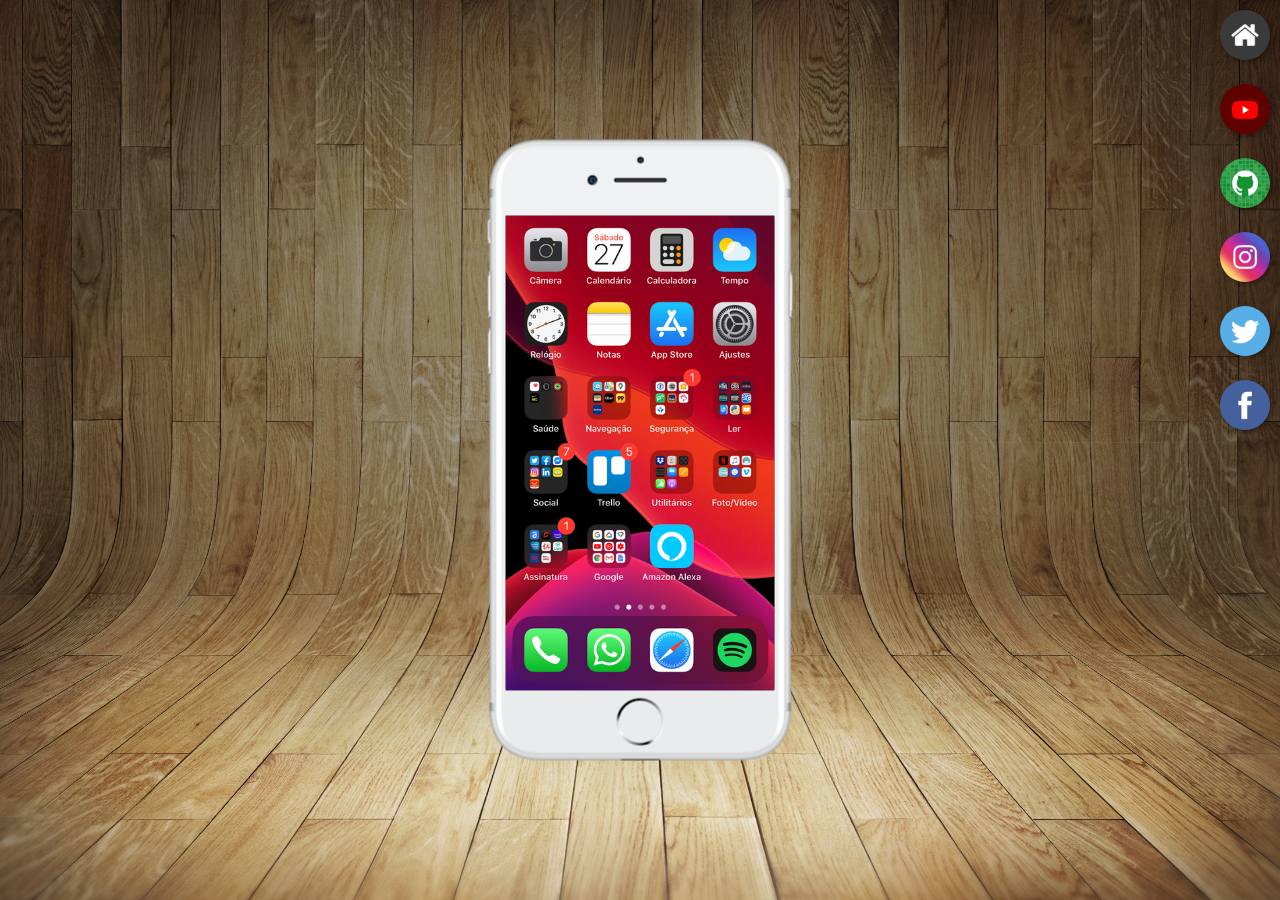
<file: index.html>
<!DOCTYPE html>
<html lang="pt-br">
<head>
    <meta charset="UTF-8">
    <meta http-equiv="X-UA-Compatible" content="IE=edge">
    <meta name="viewport" content="width=device-width, initial-scale=1.0">
    <title>Projetos Redes Sociais</title>
    <link rel="shortcut icon" href="favicon.ico" type="image/x-icon">
    <link rel="stylesheet" href="estilos/style.css">
</head>
<body>
  <main>
    <section id="telefone">
    <iframe src="iframe-home.html" name="tela" id="tela"frameborder="0"></iframe>
    </section>

    <section id="redes">
        <a href="iframe-home.html"target="tela"> <img src="imagens/logo-home.jpg" alt="home"></a>  <br>
        <a href="youtube.html"target="tela"> <img src="imagens/logo-youtube.jpg" alt="youtube"></a> <br>
        <a href="github.html"target="tela"> <img src="imagens/logo-github.jpg" alt="github"></a> <br>
        <a href="instagram.html"target="tela"> <img src="imagens/logo-instagram.jpg" alt="instagram"></a> <br>
        <a href="twitter.html"target="tela"> <img src="imagens/logo-twitter.jpg" alt="tt"></a> <br>
        <a href="facebook.html"target="tela"> <img src="imagens/logo-facebook.jpg" alt="facebook"></a>
    </section>
  </main>



</body>
</html>
</file>
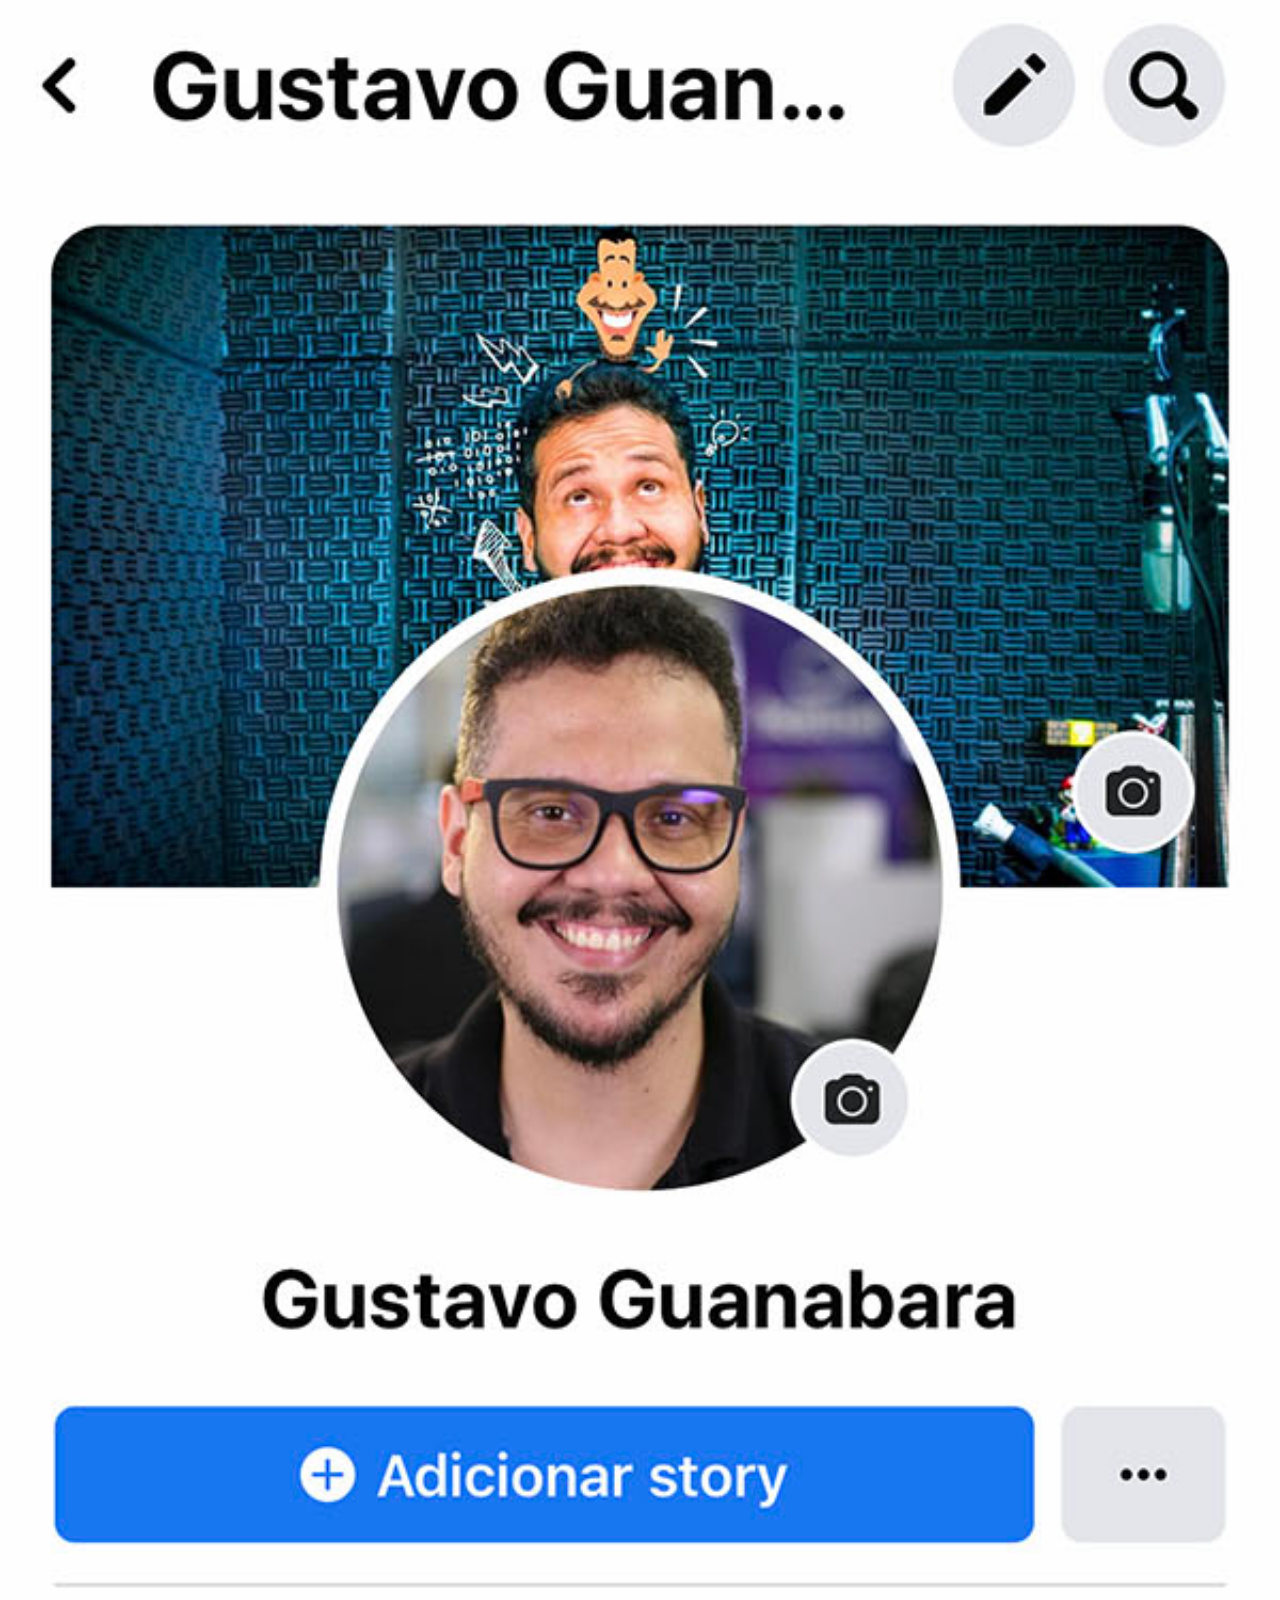
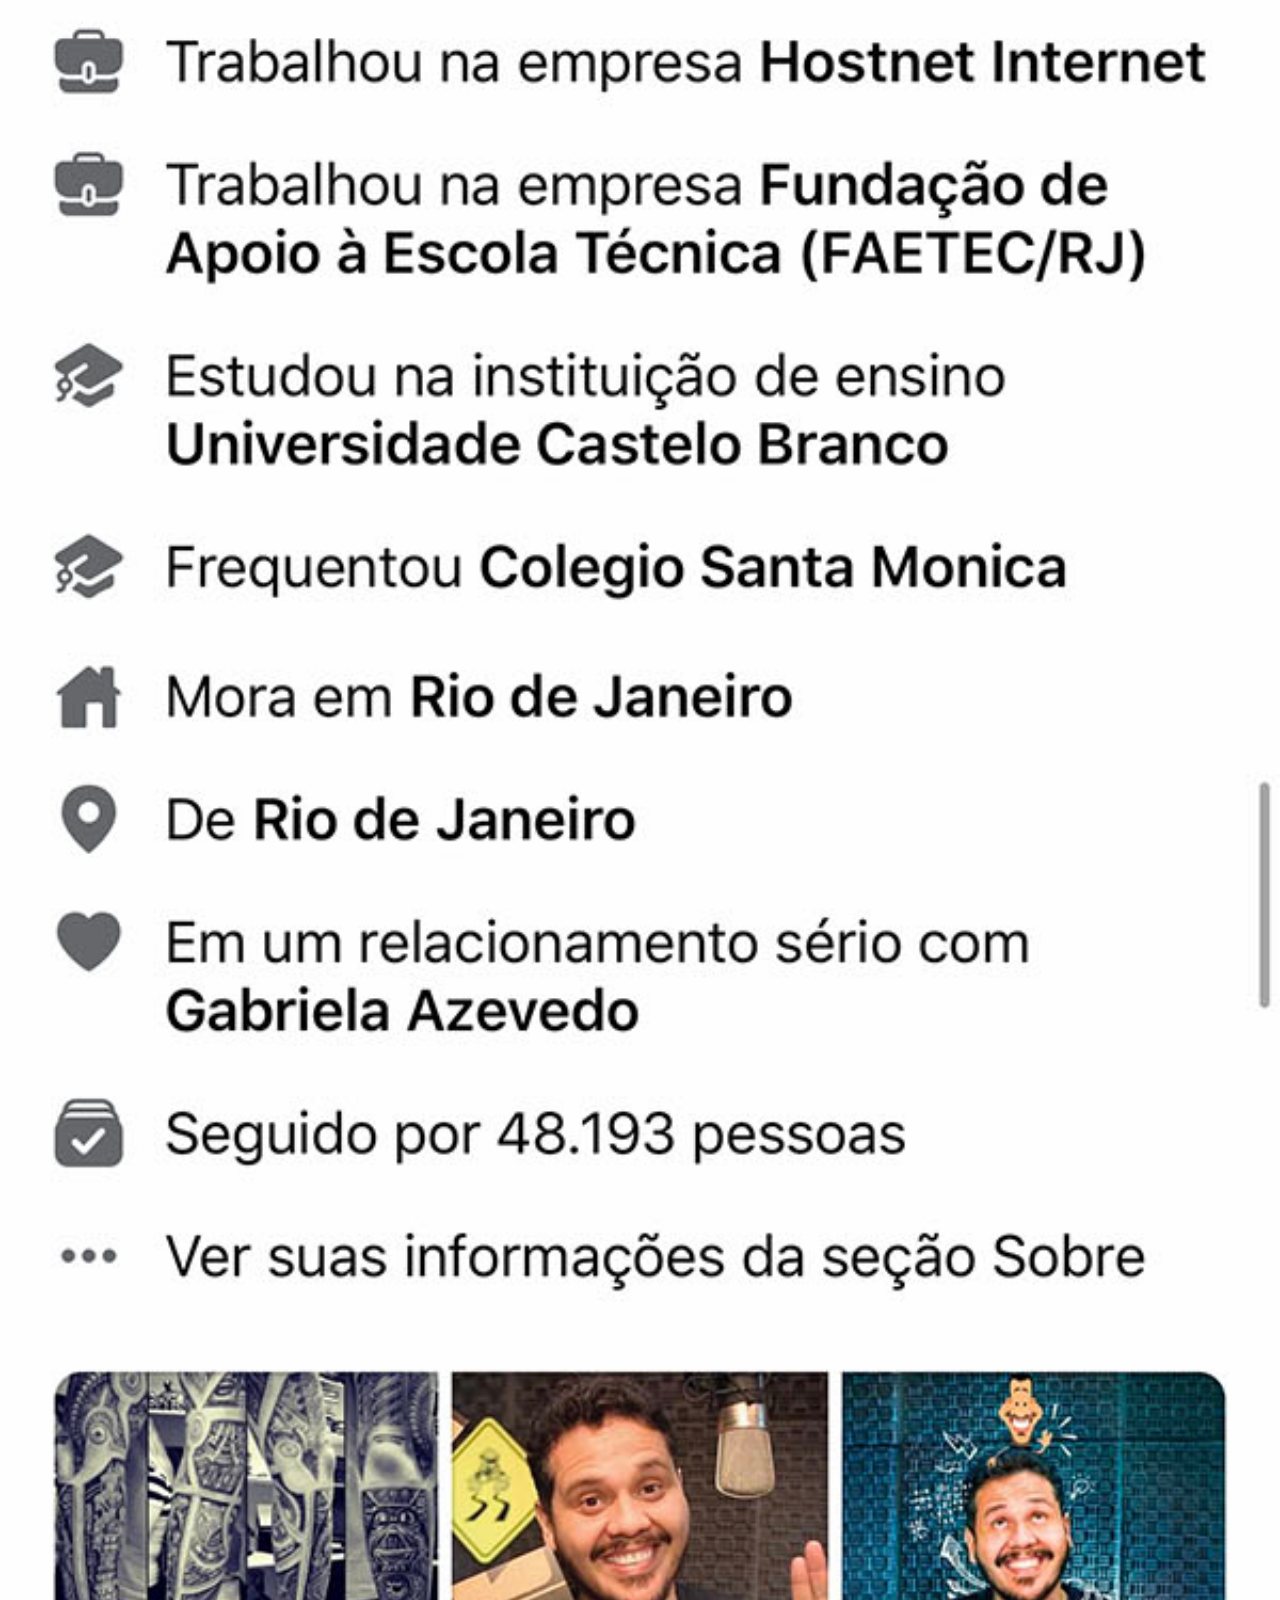
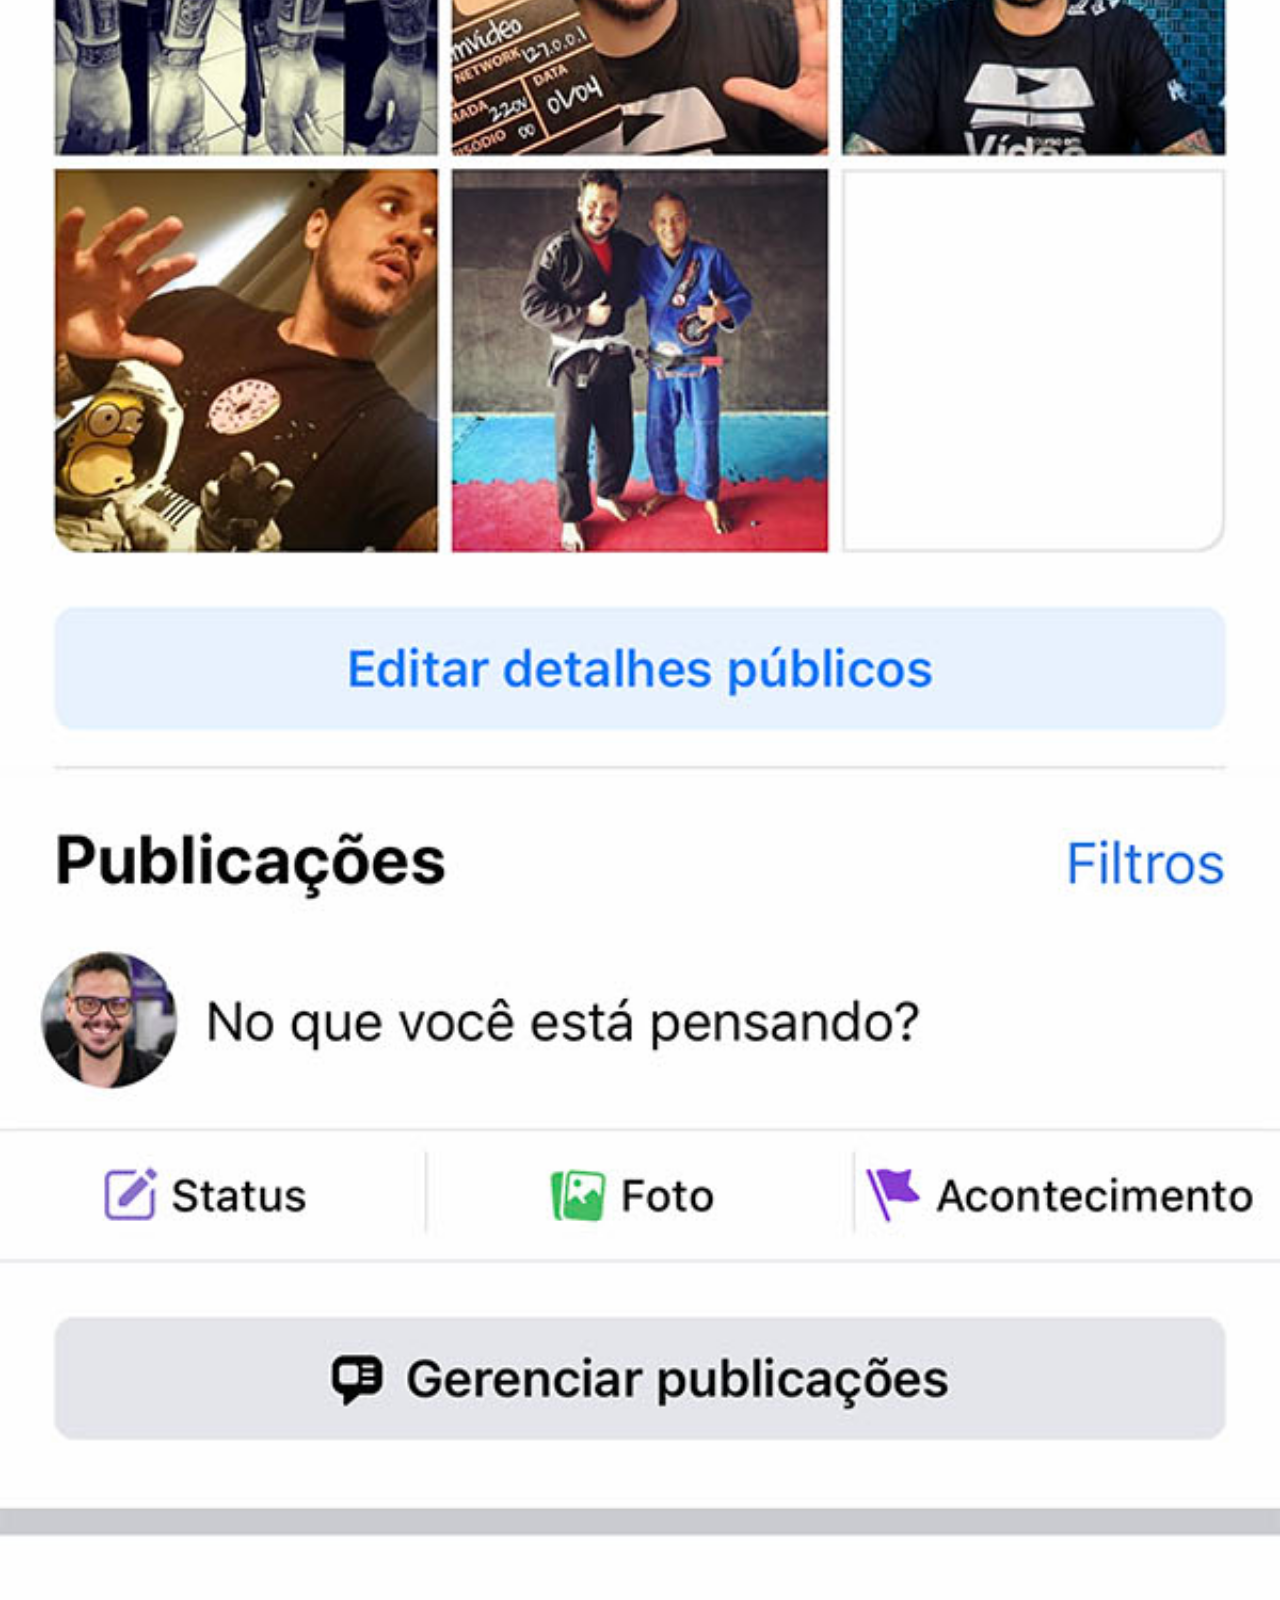
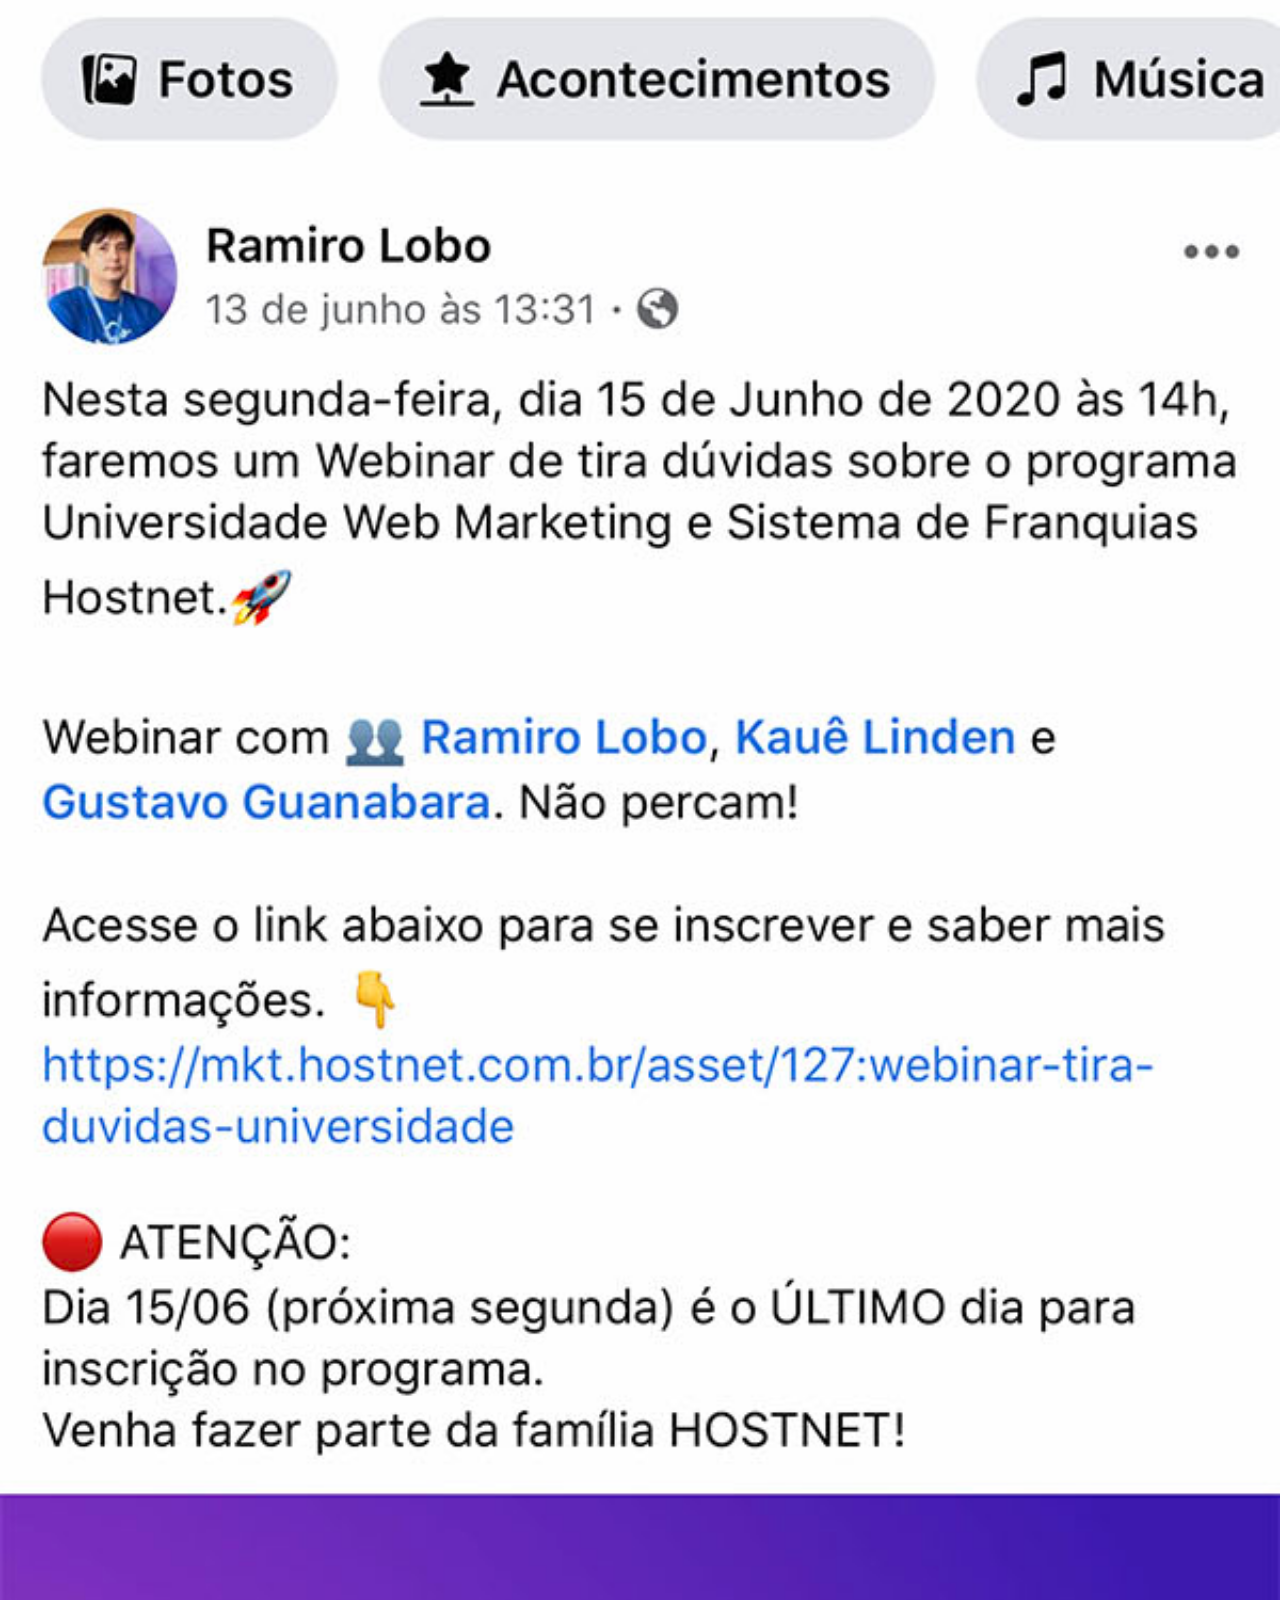
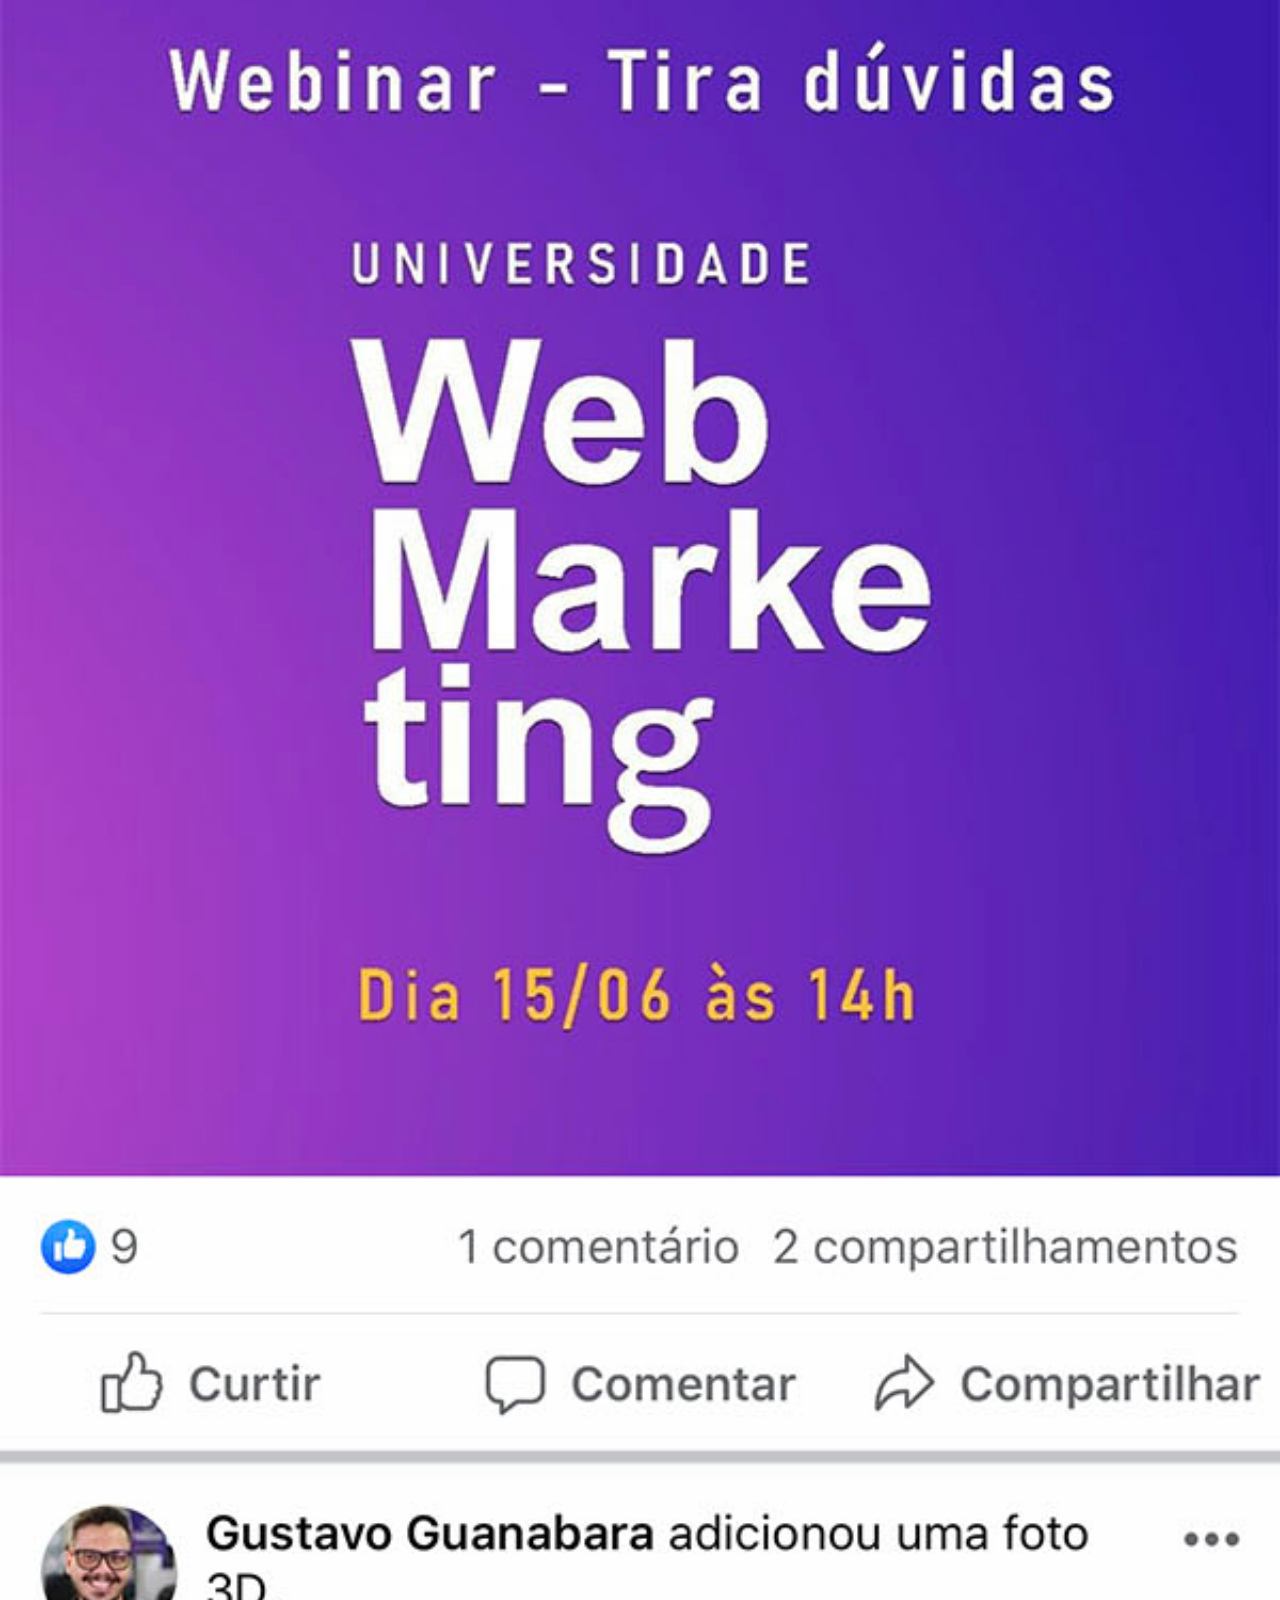
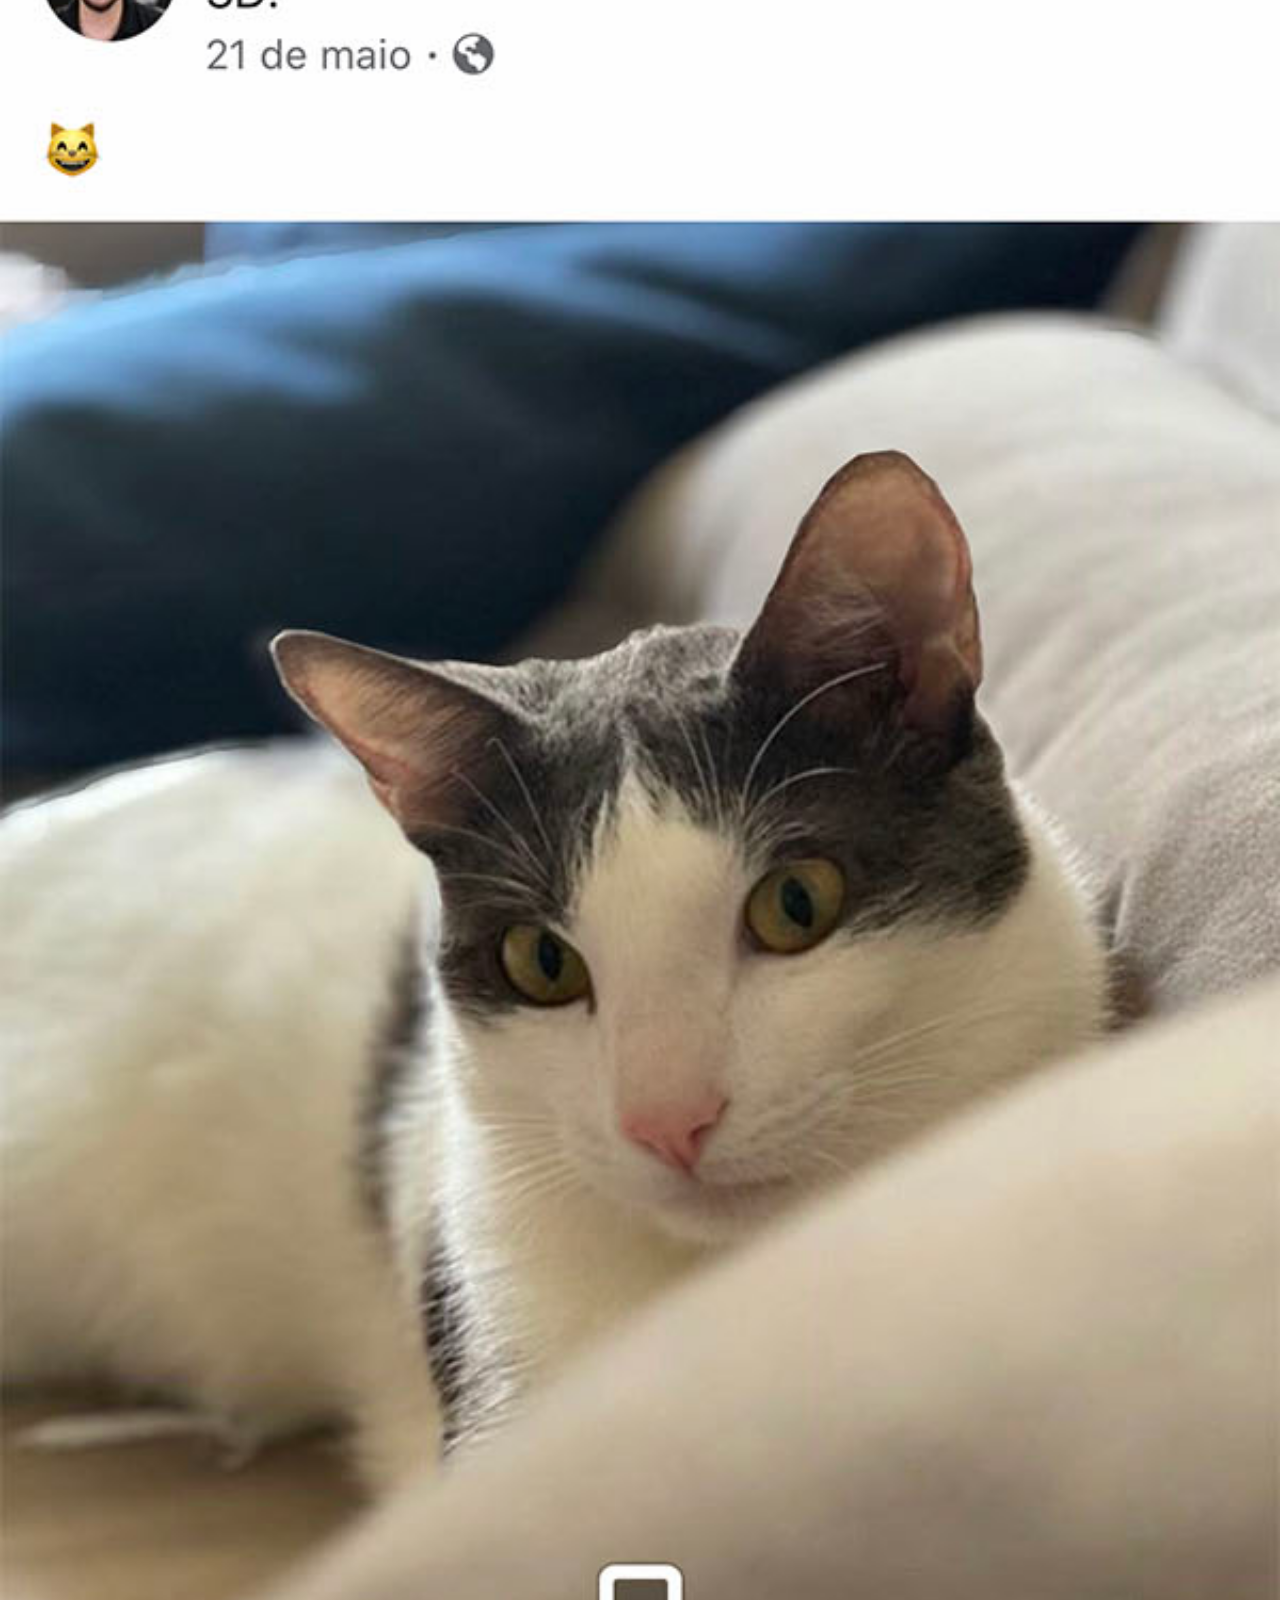
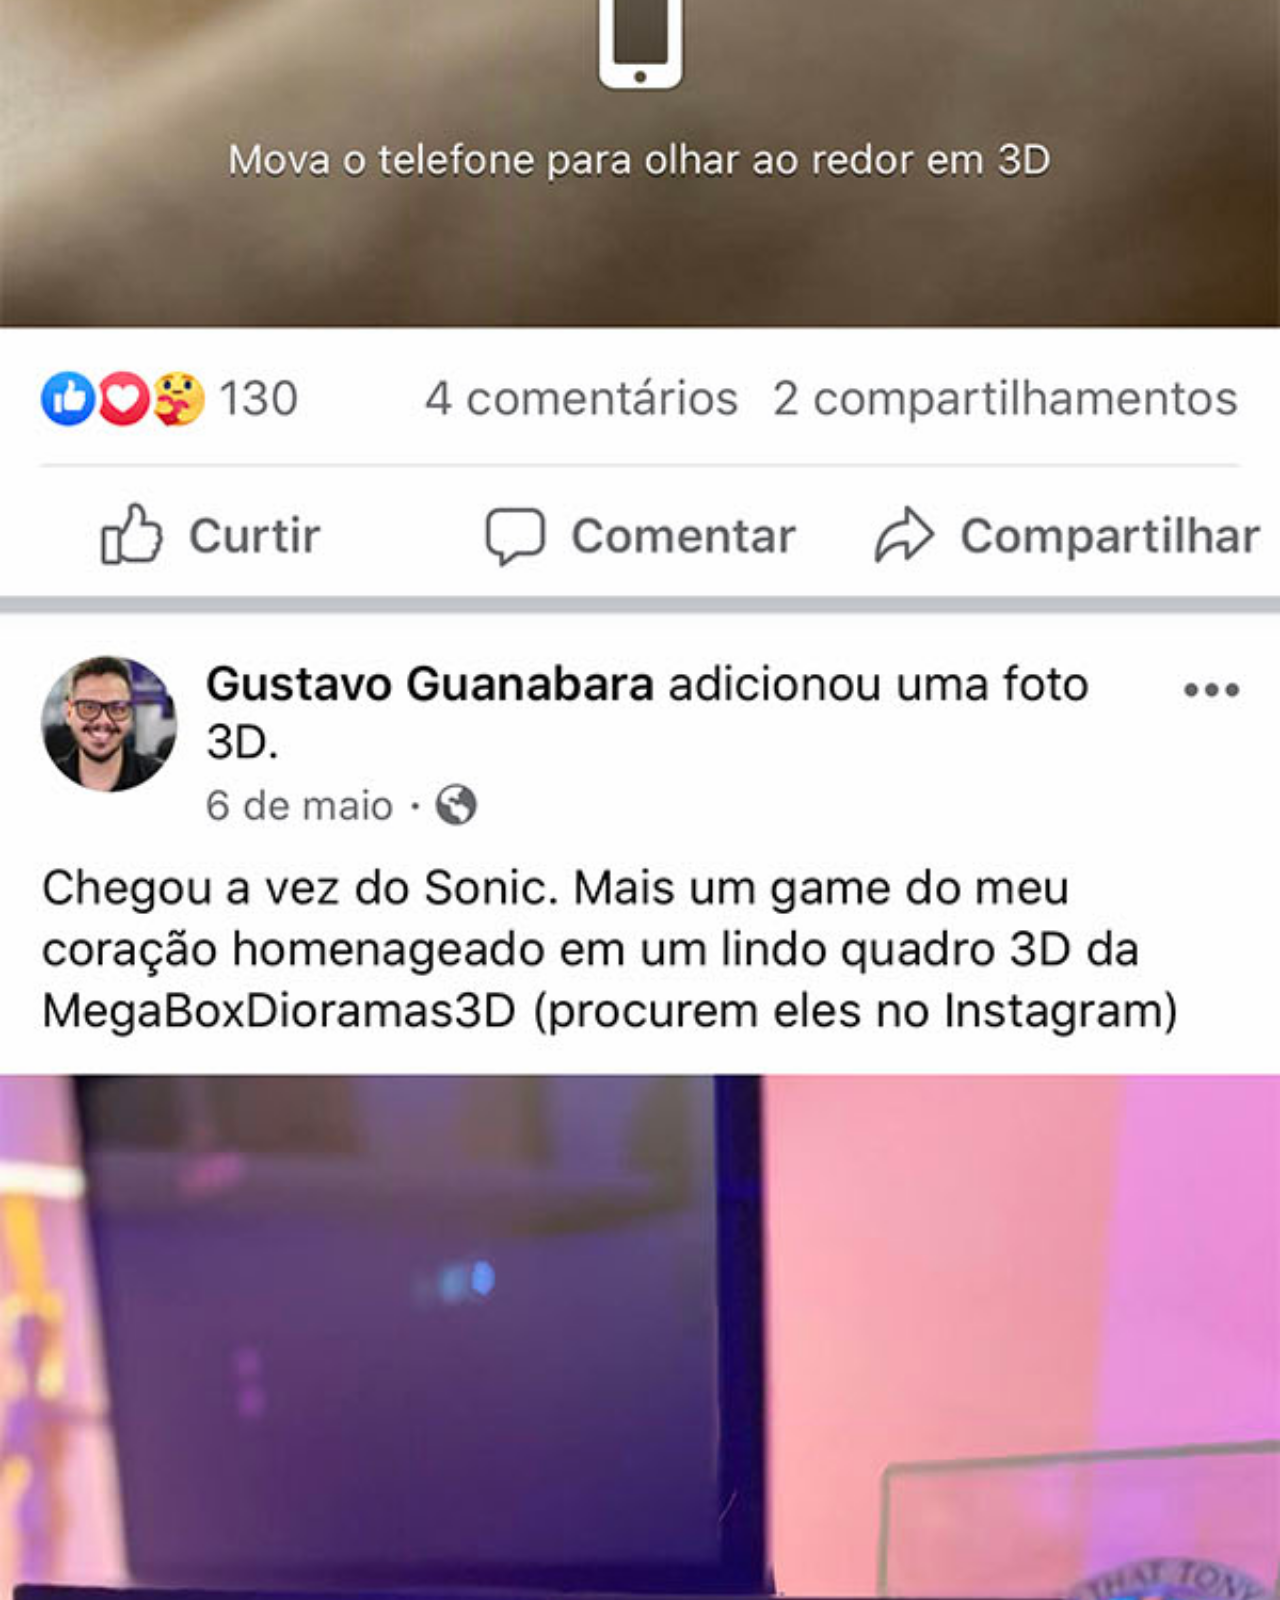
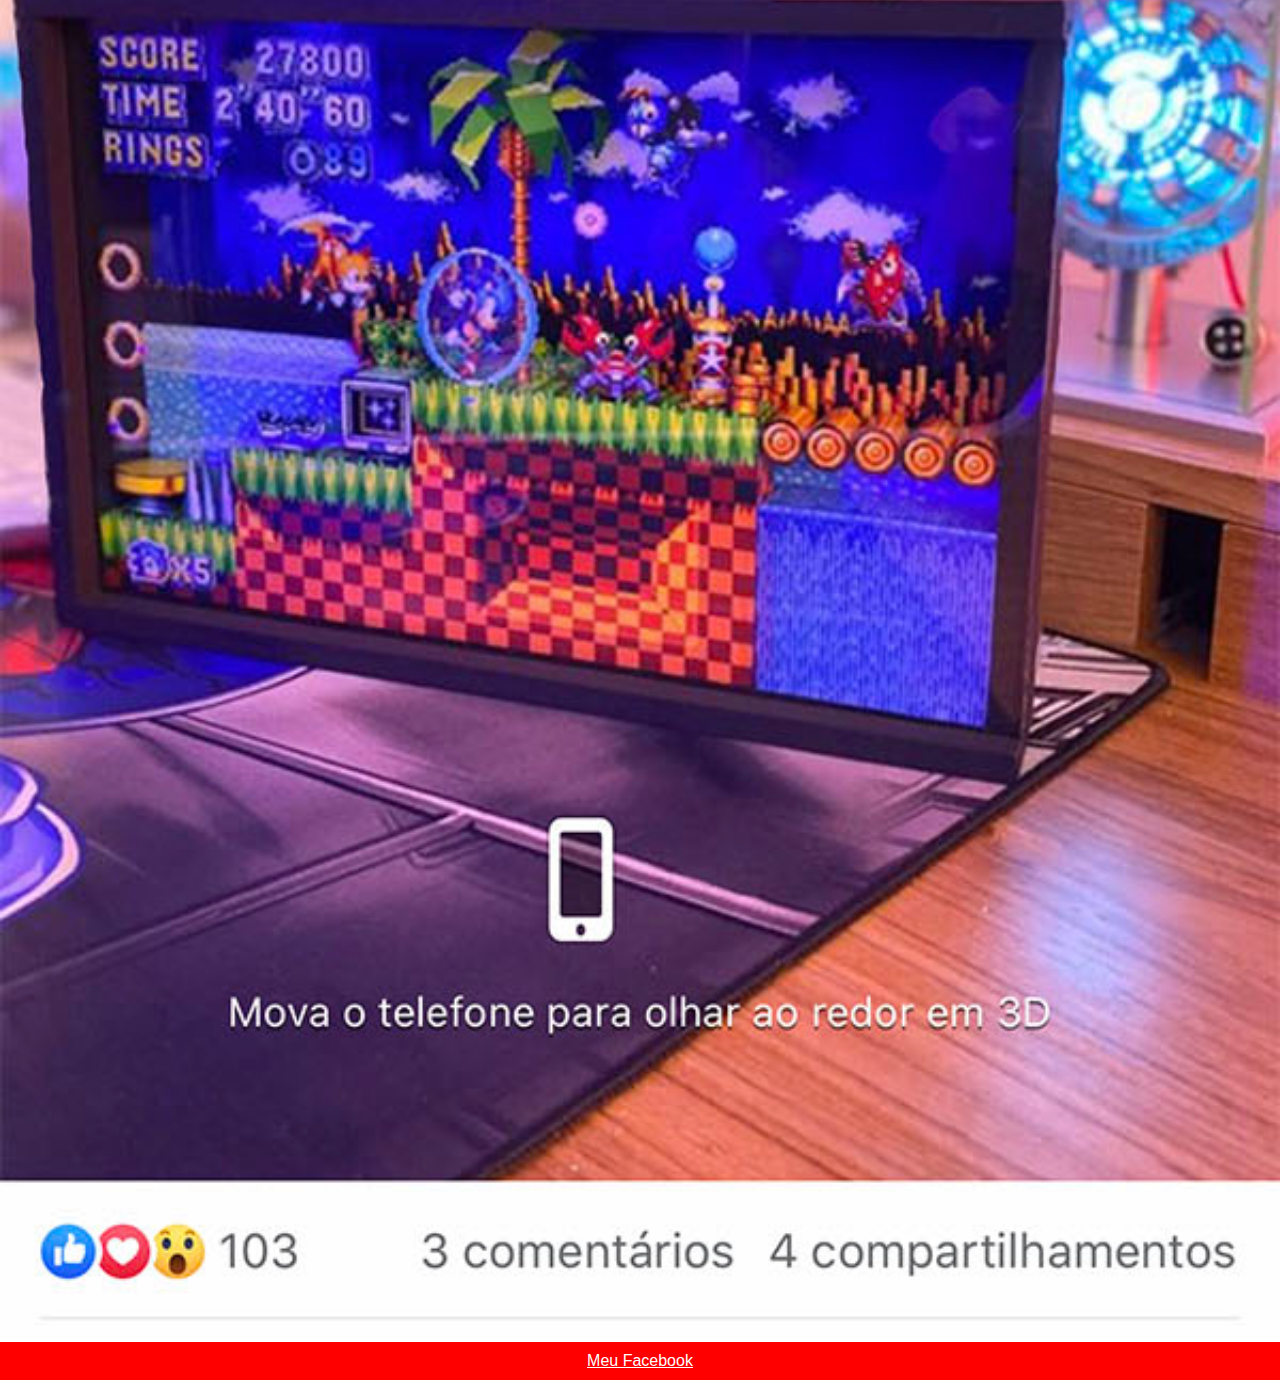
<file: facebook.html>
<!DOCTYPE html>
<html lang="pt-br">
<head>
    <meta charset="UTF-8">
    <meta http-equiv="X-UA-Compatible" content="IE=edge">
    <meta name="viewport" content="width=device-width, initial-scale=1.0">
    <title>facebook</title>
    <link rel="stylesheet" href="social-style.css">
   
</head>
<body>
  

    <img src="imagens/tela-facebook.jpg" alt="">

    <a href="https://www.facebook.com/gustavoguanabara" target="_blank">Meu Facebook</a>
</body>
</html>
</file>
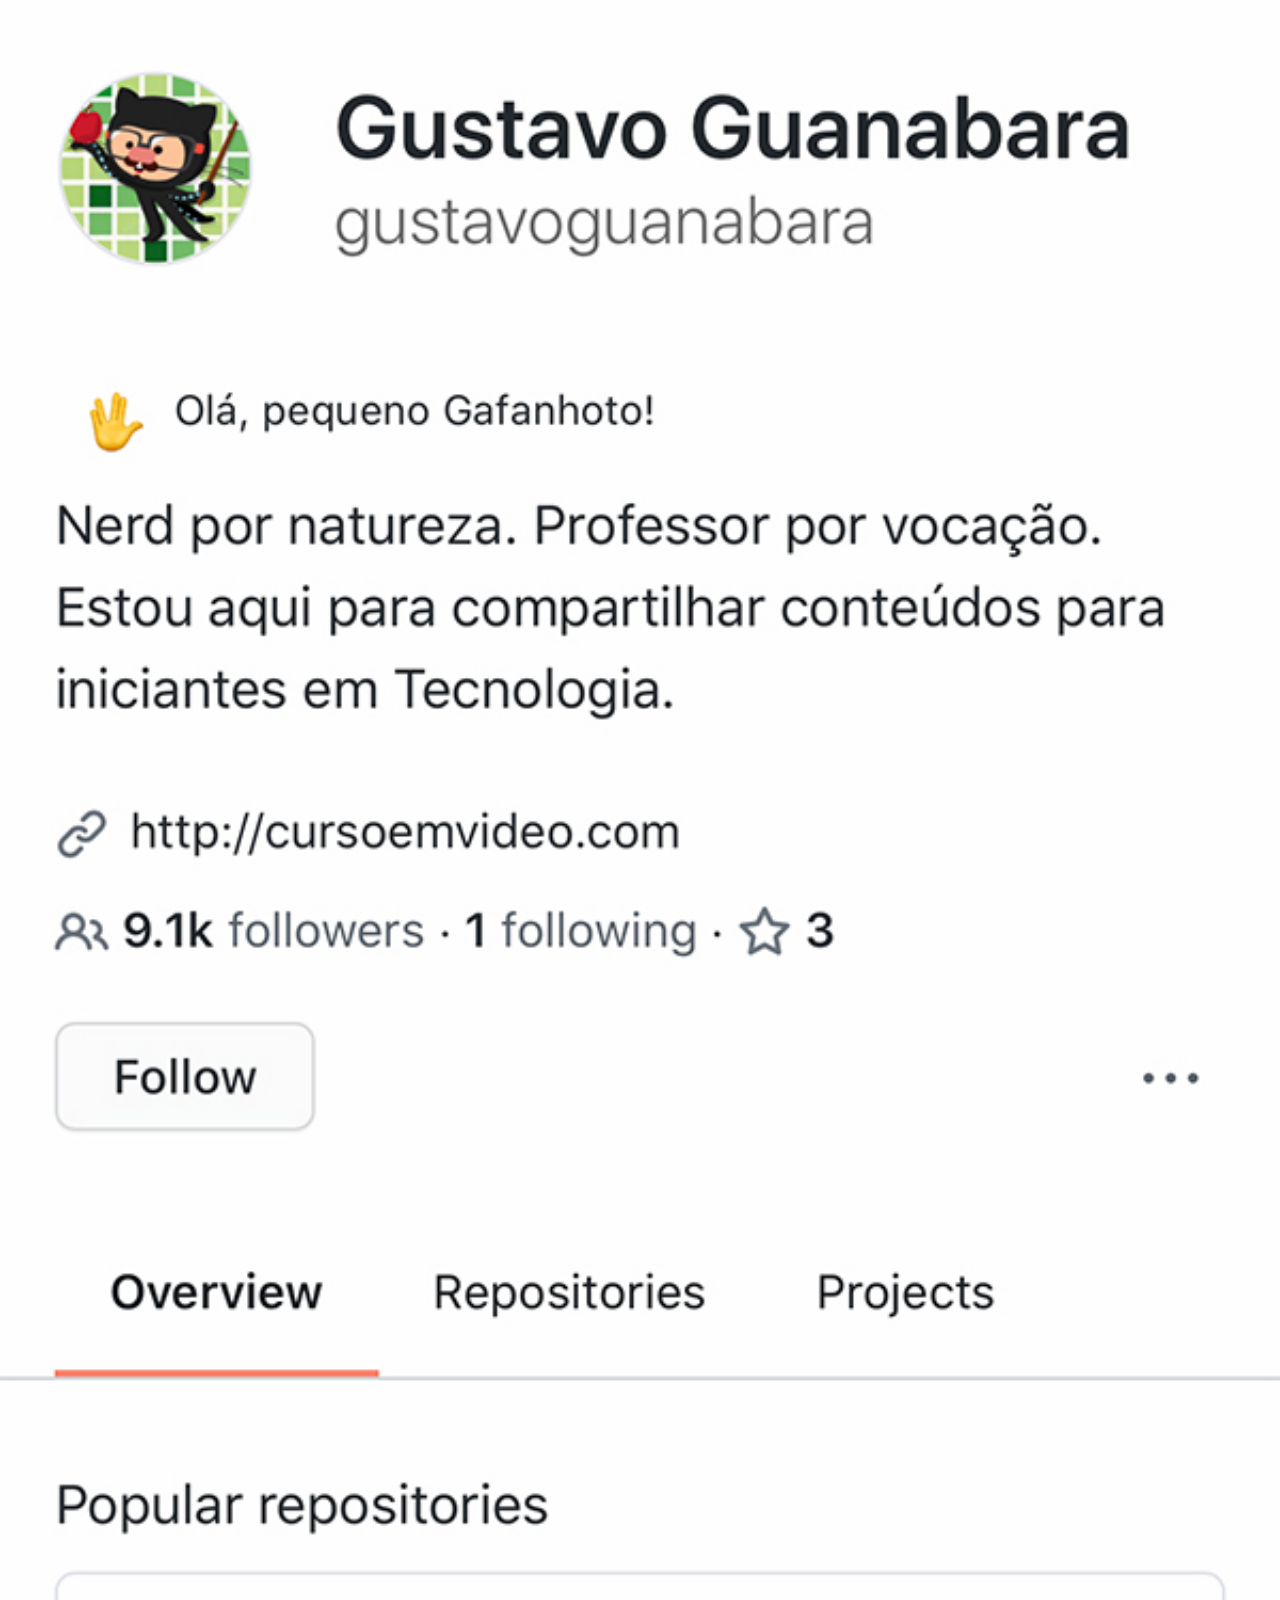
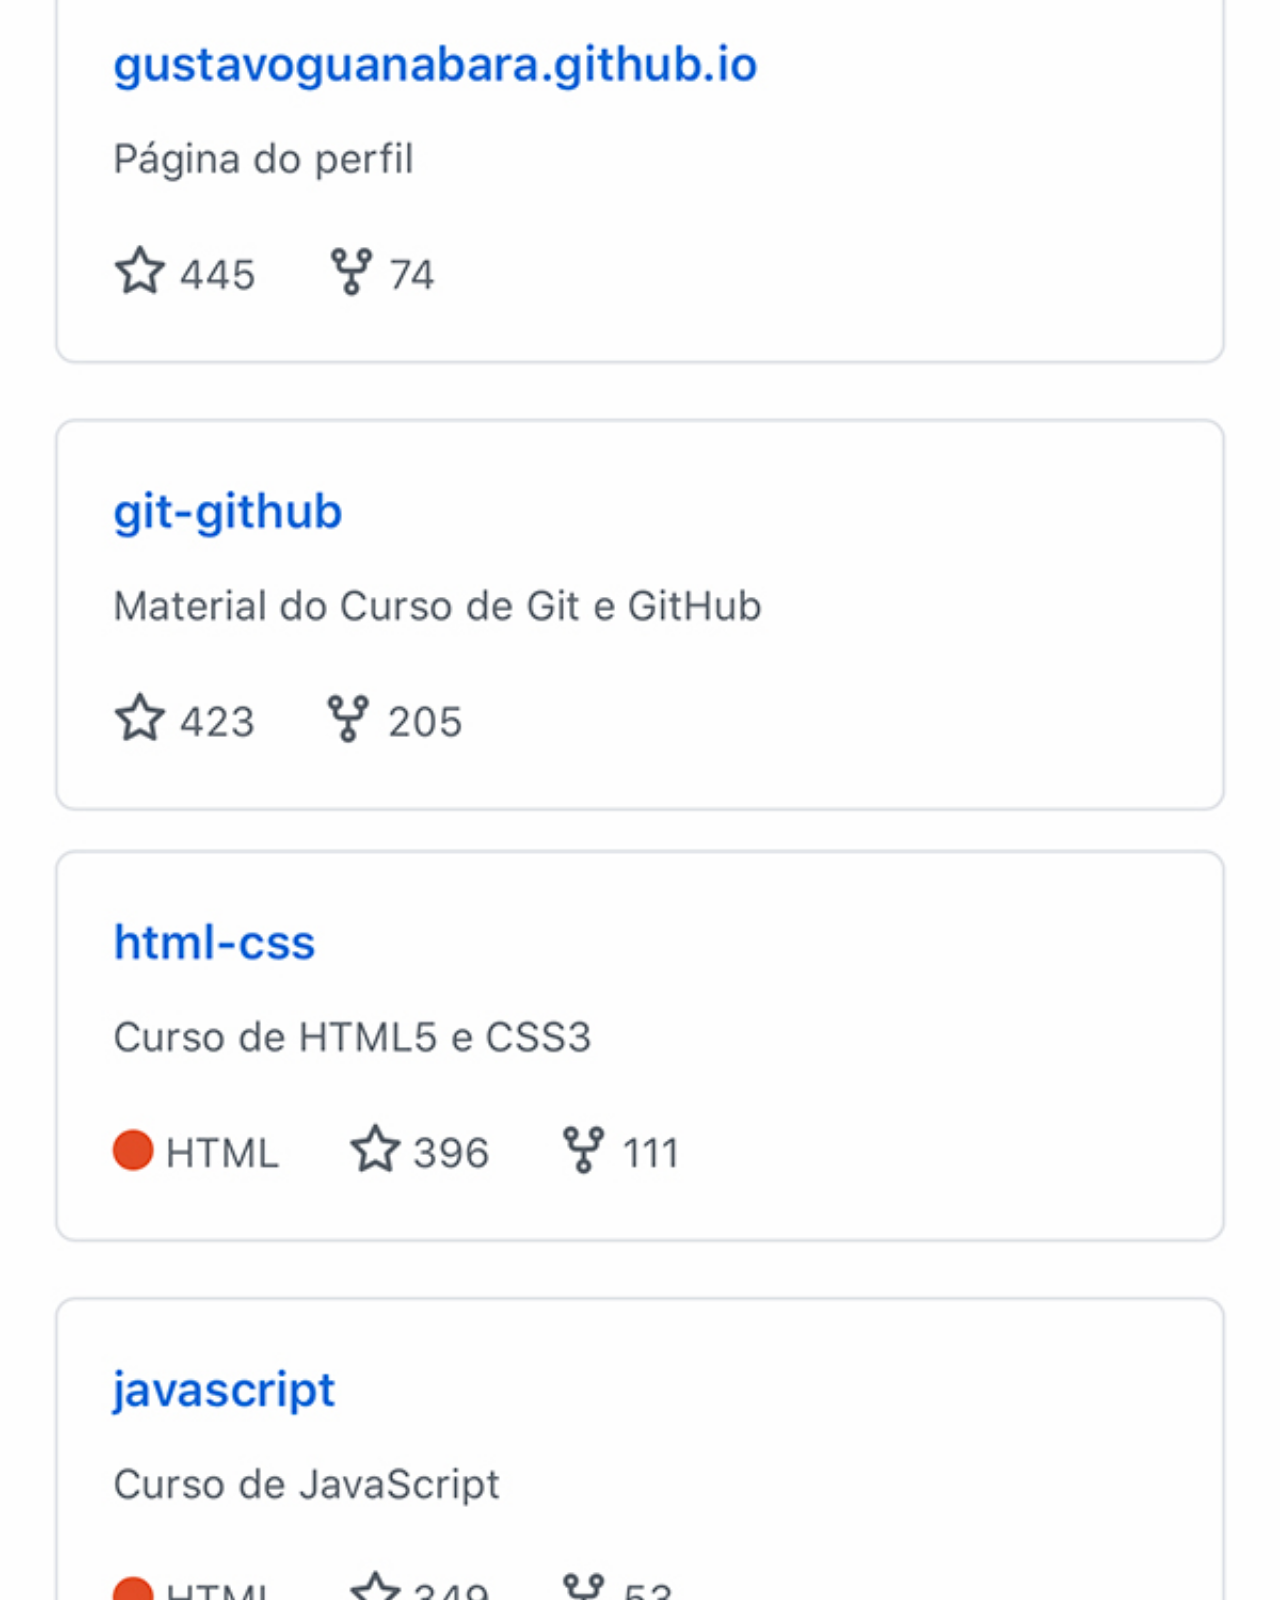
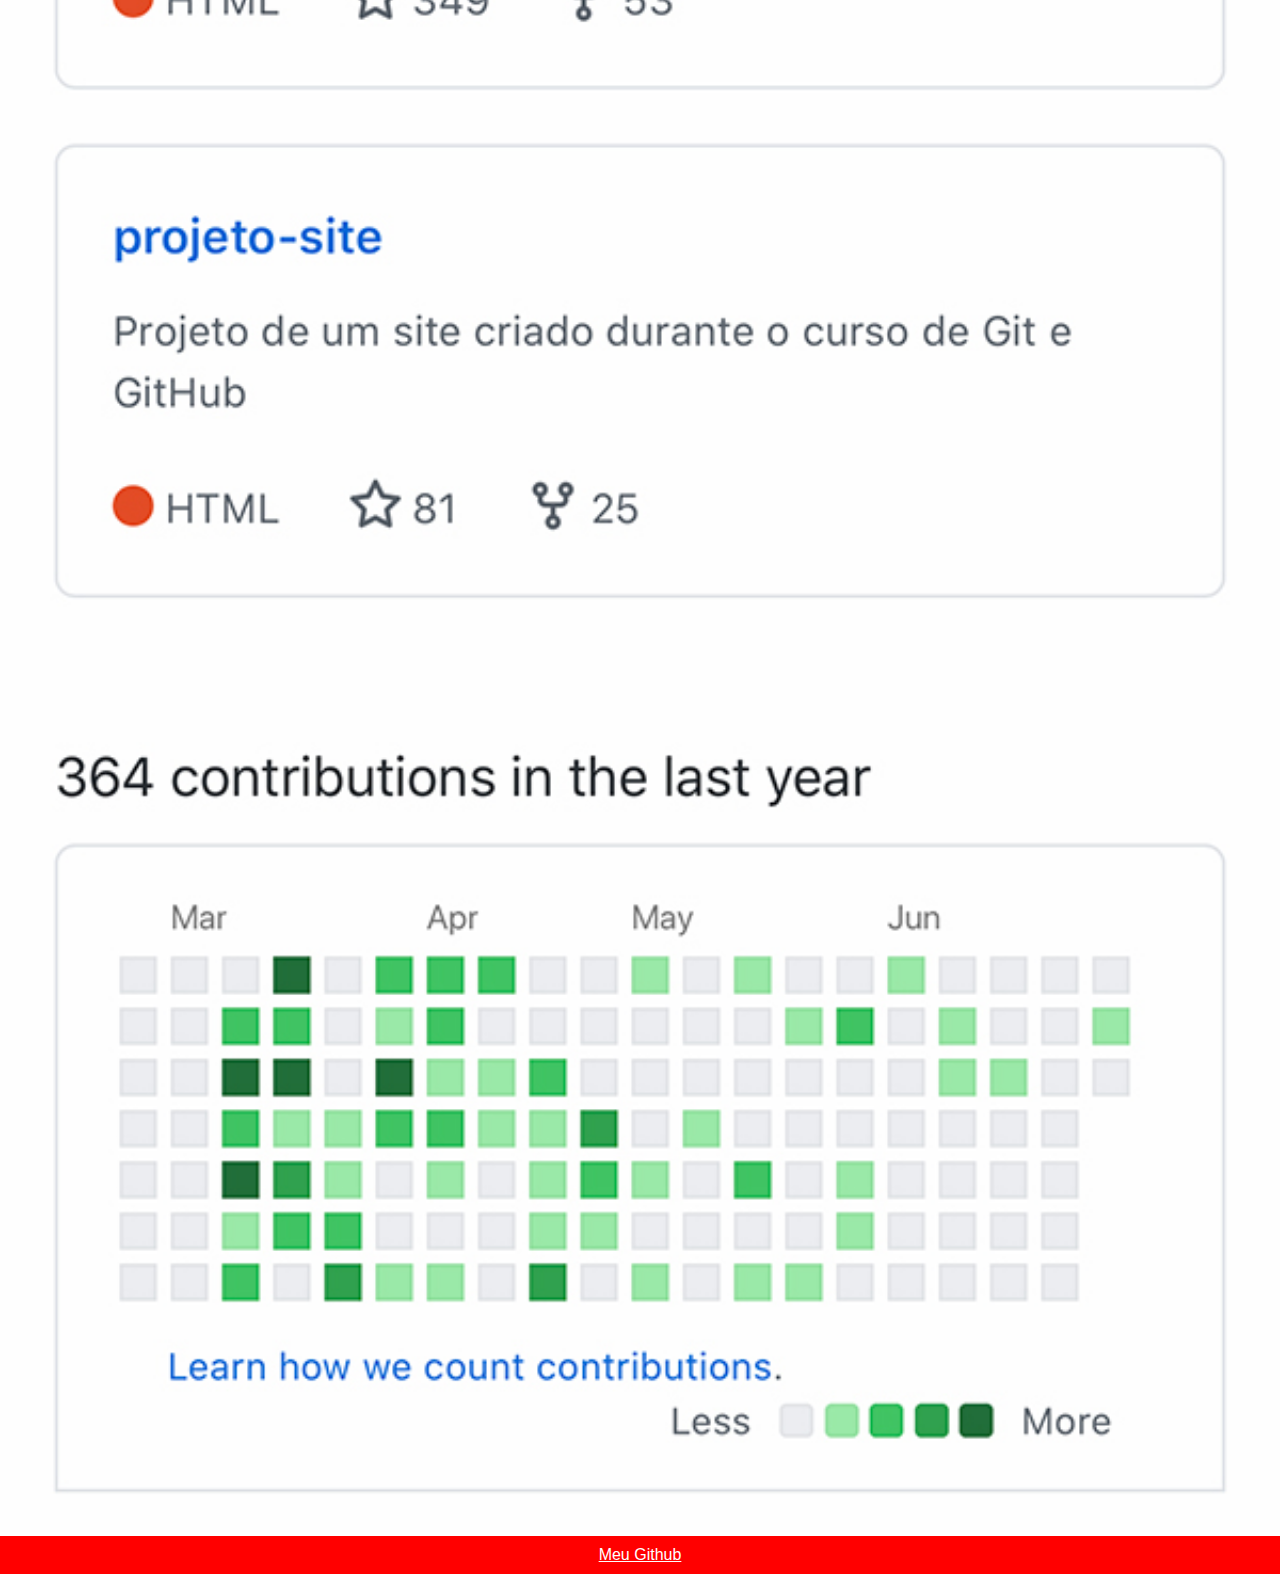
<file: github.html>
<!DOCTYPE html>
<html lang="pt-br">
<head>
    <meta charset="UTF-8">
    <meta http-equiv="X-UA-Compatible" content="IE=edge">
    <meta name="viewport" content="width=device-width, initial-scale=1.0">
    <title>github</title>
    <link rel="stylesheet" href="social-style.css">
   
</head>
<body>
  

    <img src="imagens/tela-github.jpg" alt="">

    <a href="https://github.com/gustavoguanabara" target="_blank">Meu Github</a>
</body>
</html>
</file>
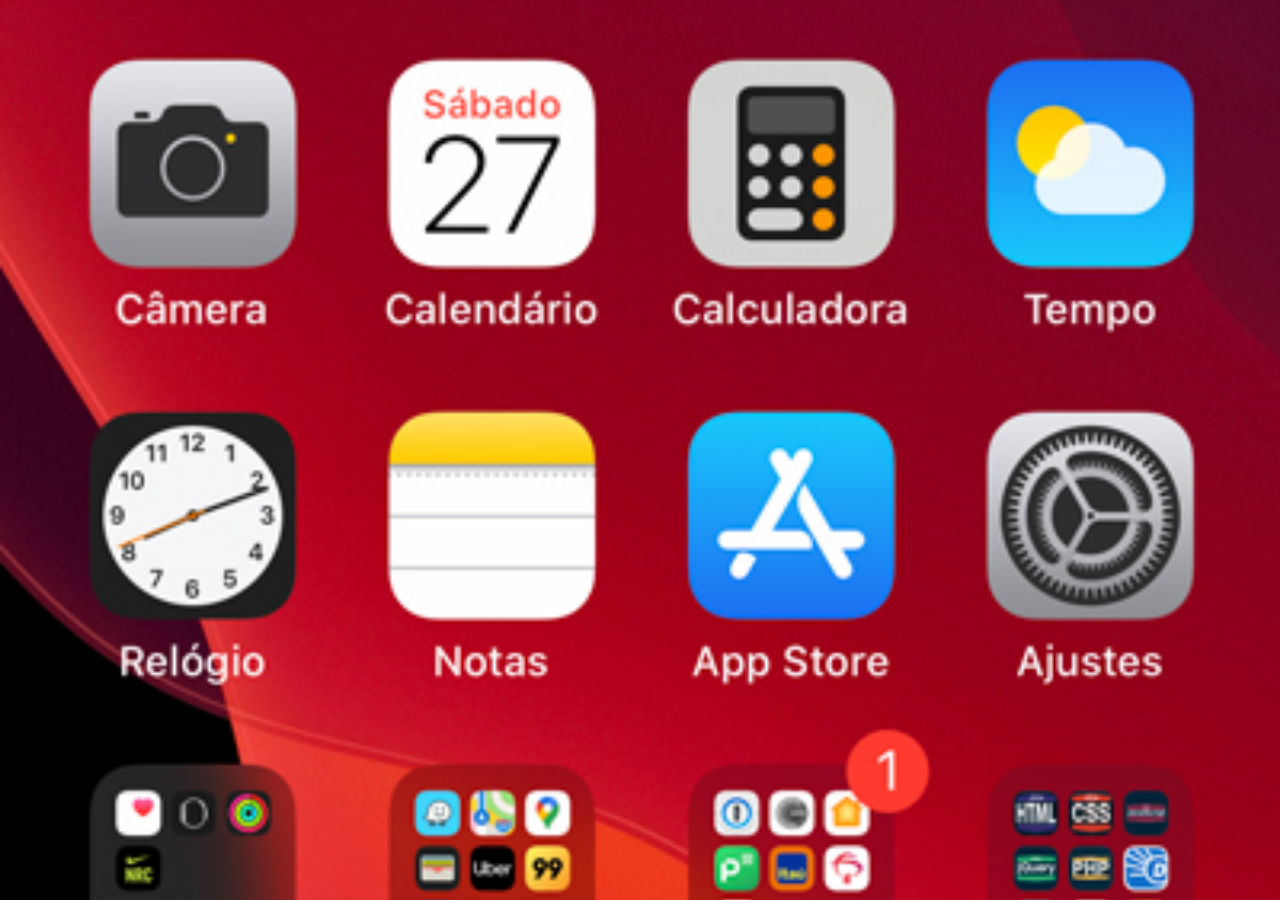
<file: iframe-home.html>
<!DOCTYPE html>
<html lang="pt-br">
<head>
    <meta charset="UTF-8">
    <meta http-equiv="X-UA-Compatible" content="IE=edge">
    <meta name="viewport" content="width=device-width, initial-scale=1.0">
    <title>home</title>

    <style>
        *{
            margin: 0px;
            padding: 0px;
          
        }


    body{
        width: 100vw;
        height: 100vh;
        background: rgb(0, 0, 0) url('imagens/tela-home.jpg') no-repeat top center;
        background-size: cover;
  
    }
    </style>
</head>
<body>
    
</body>
</html>
</file>
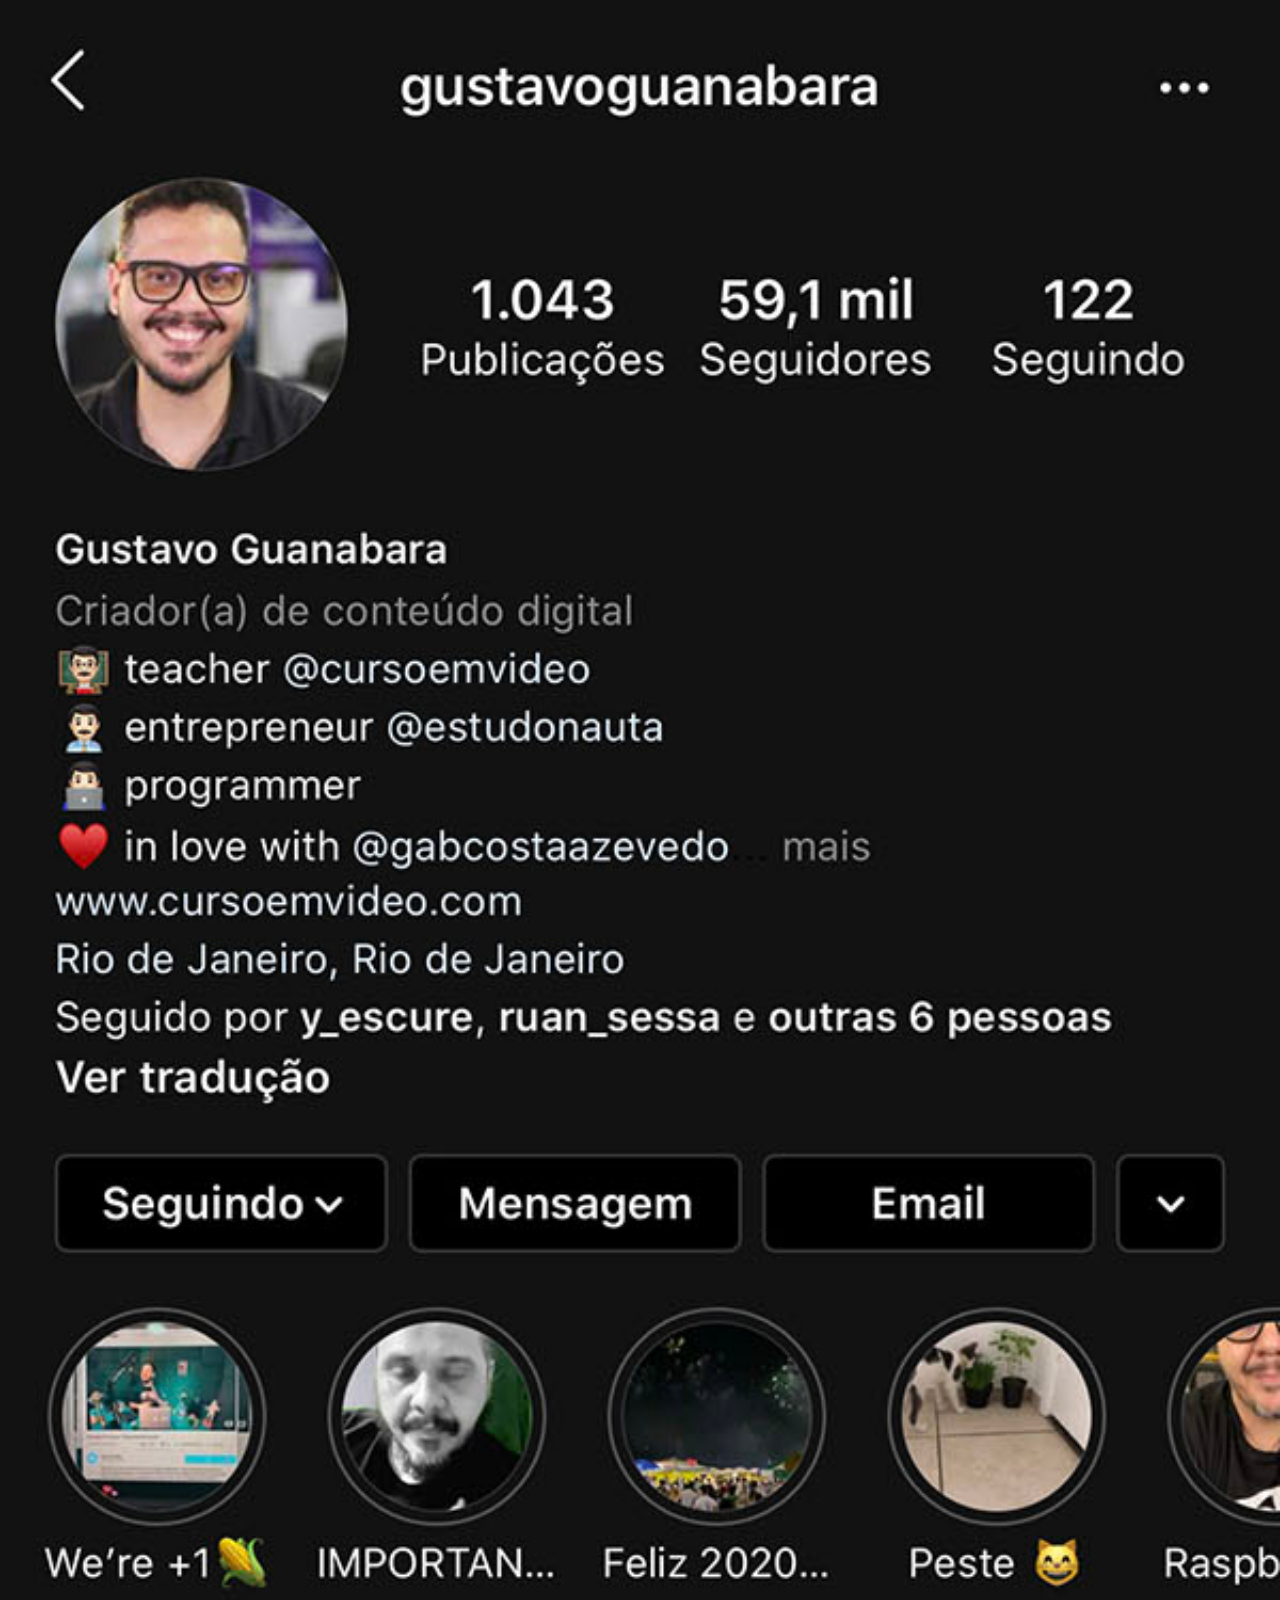
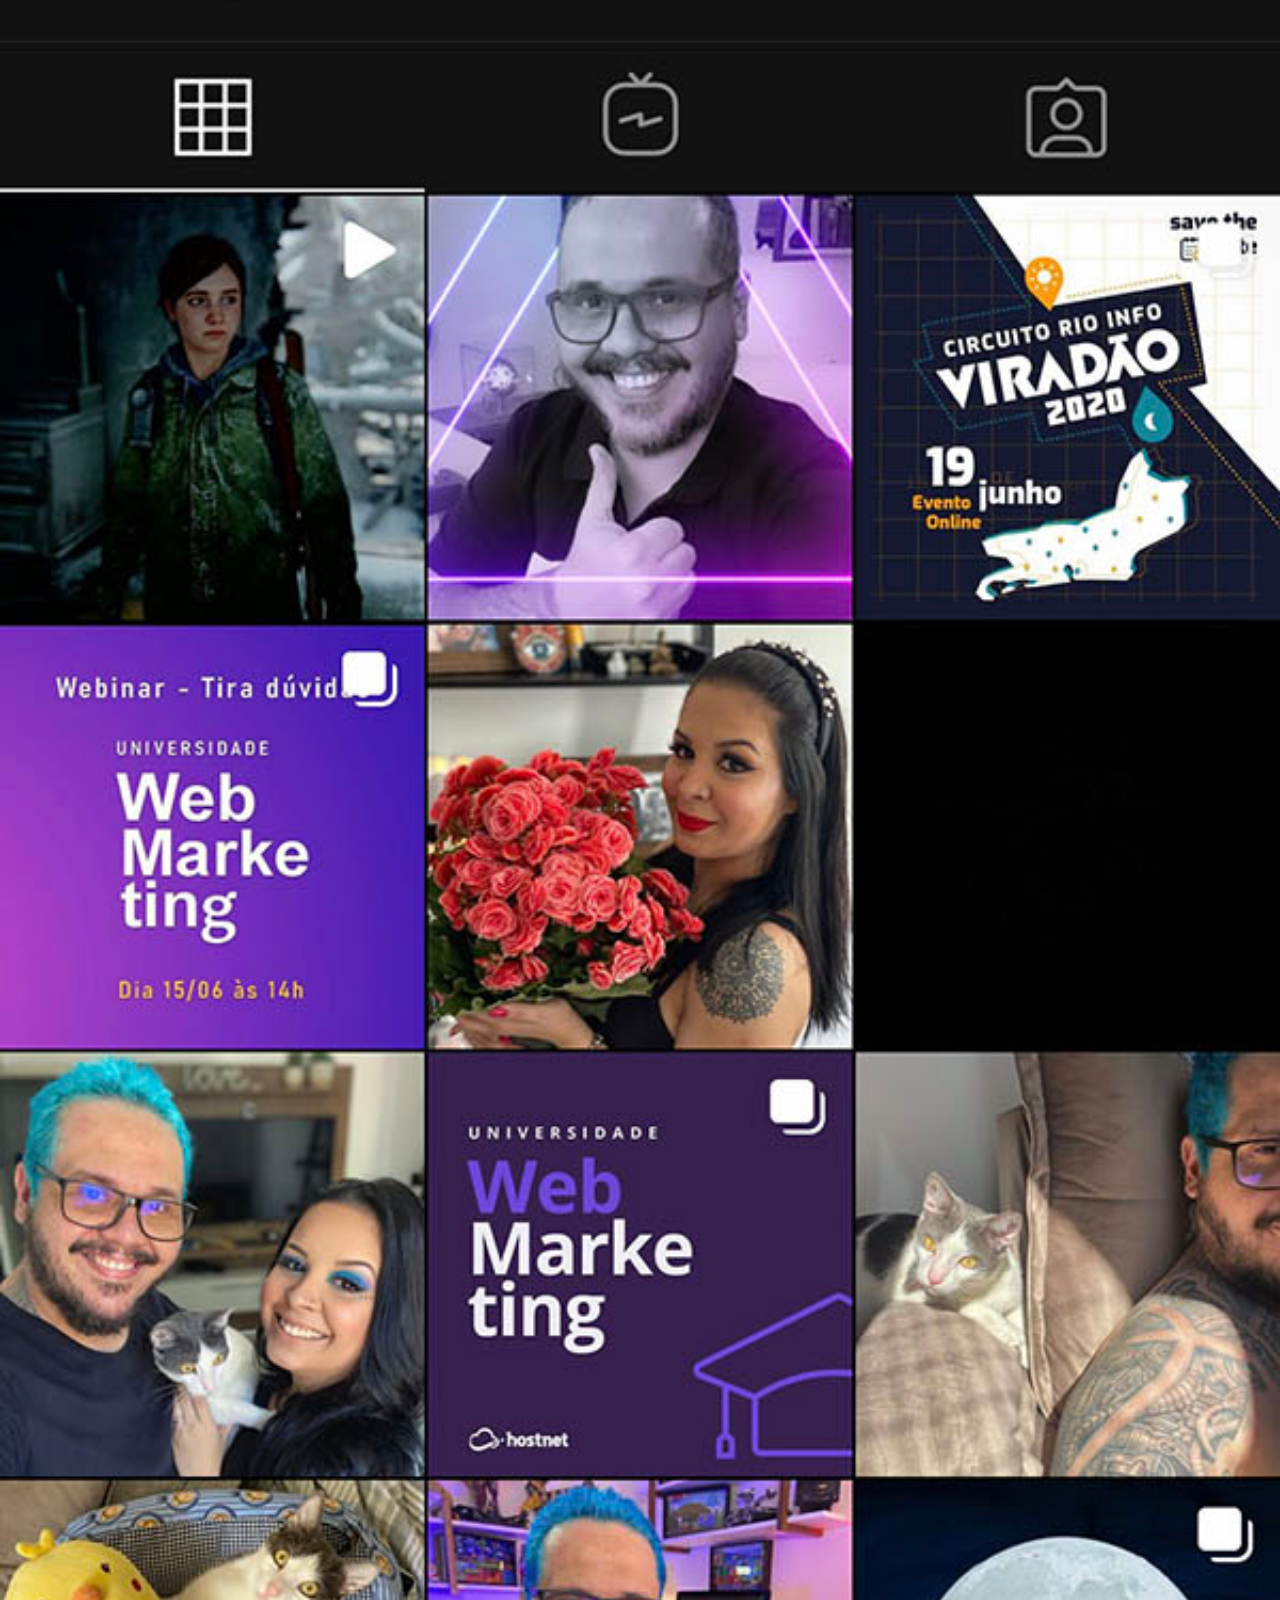
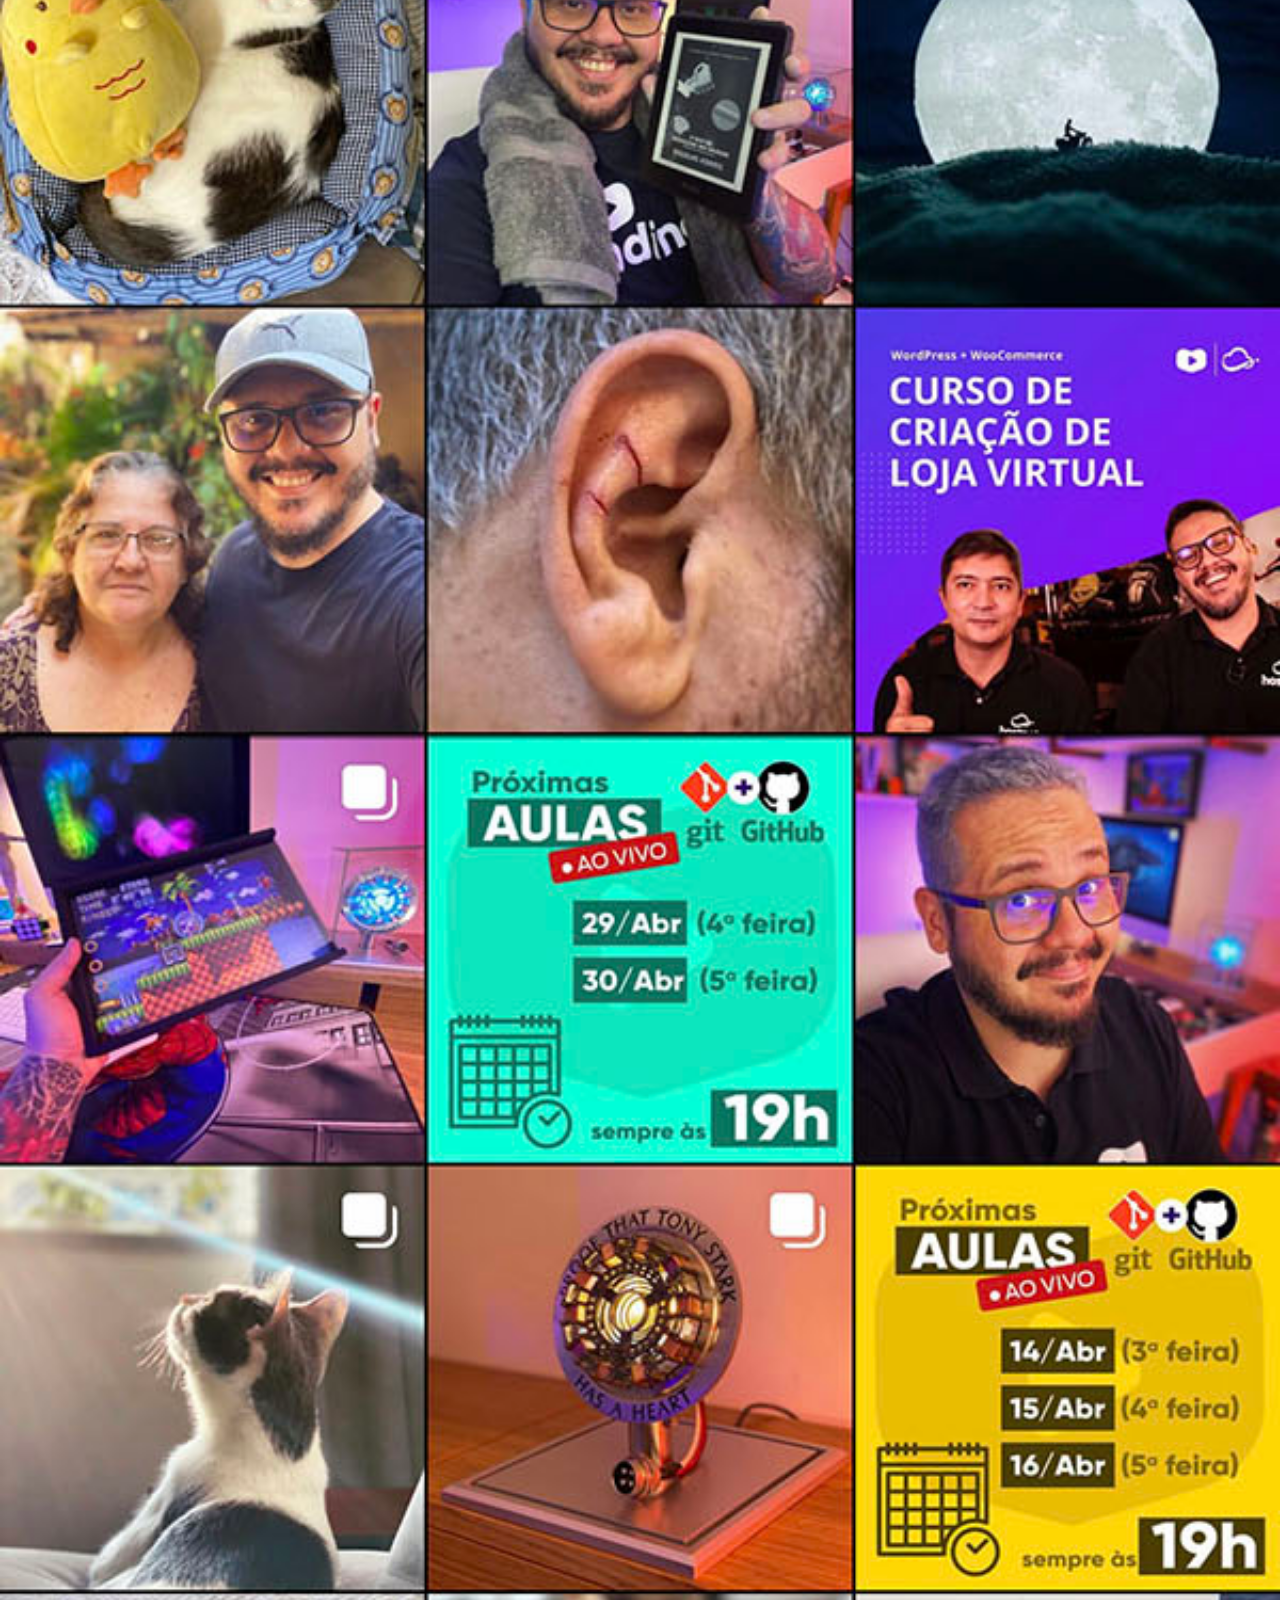
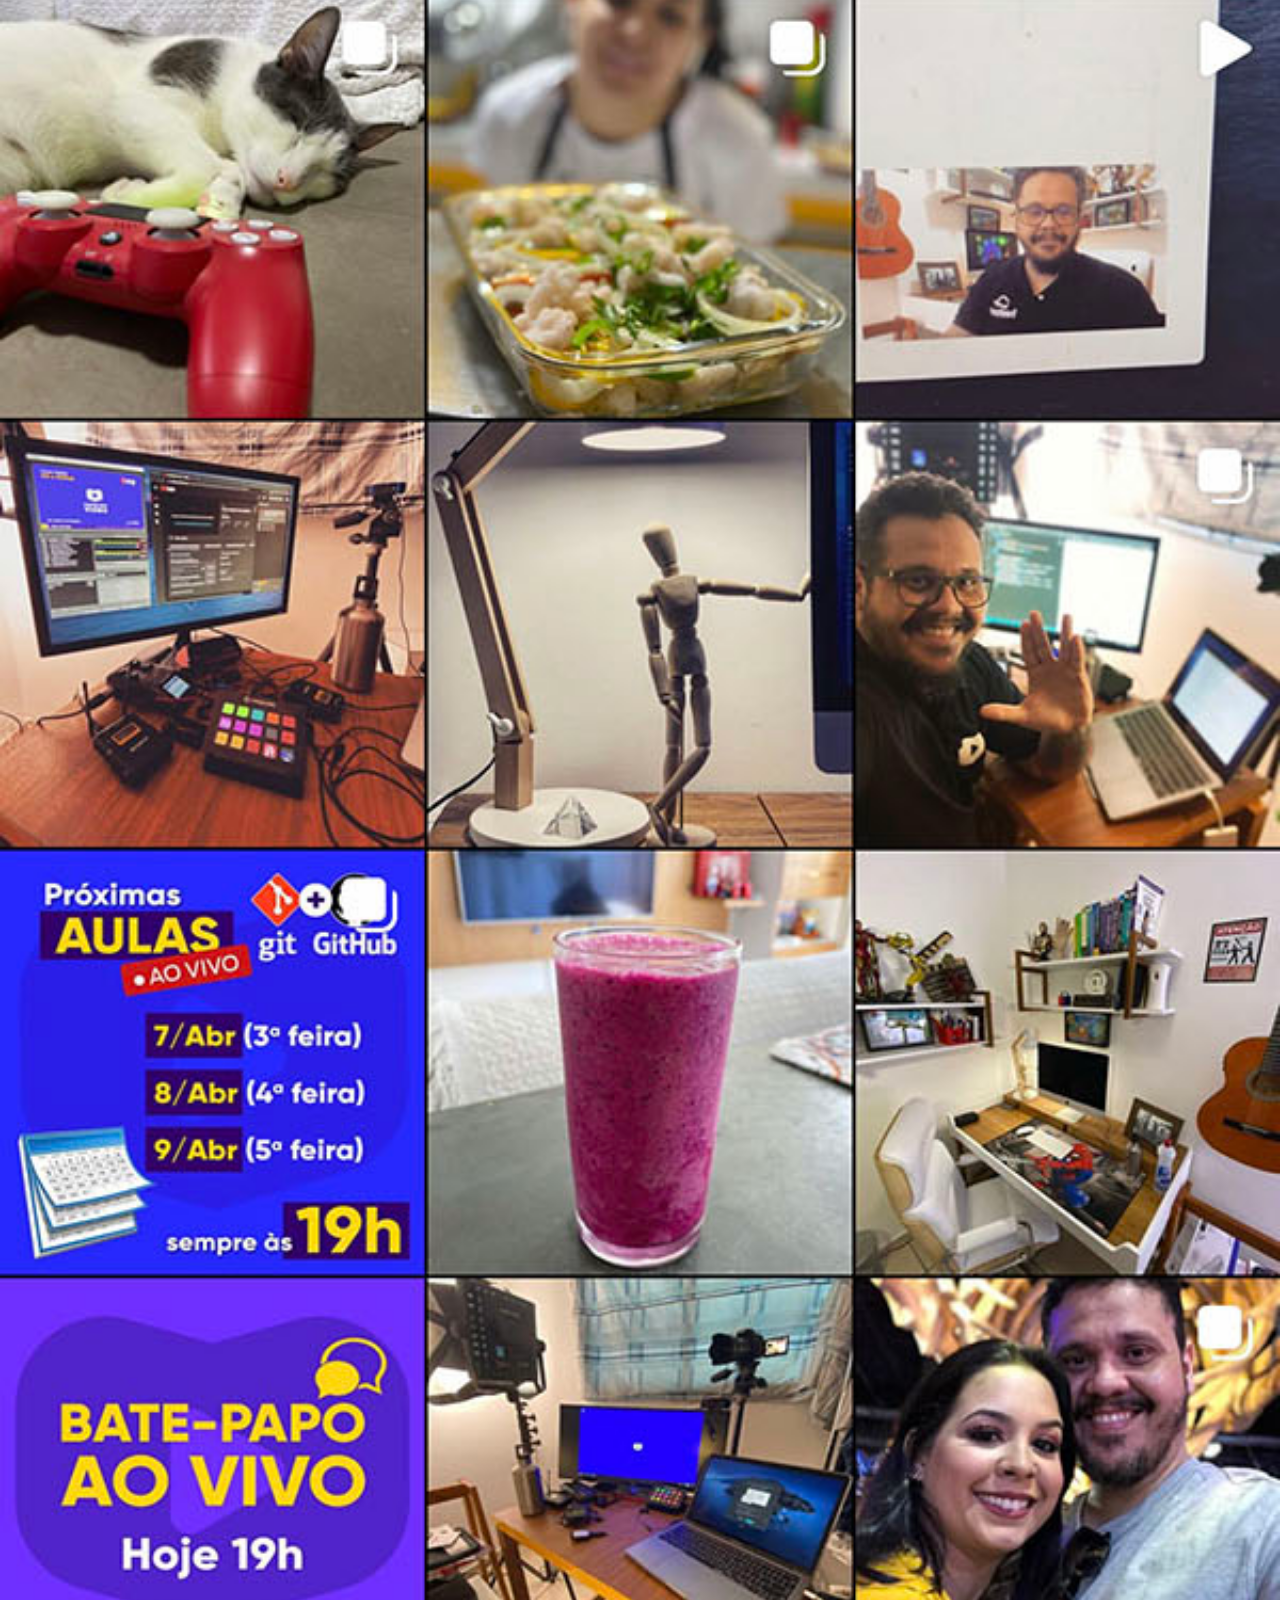
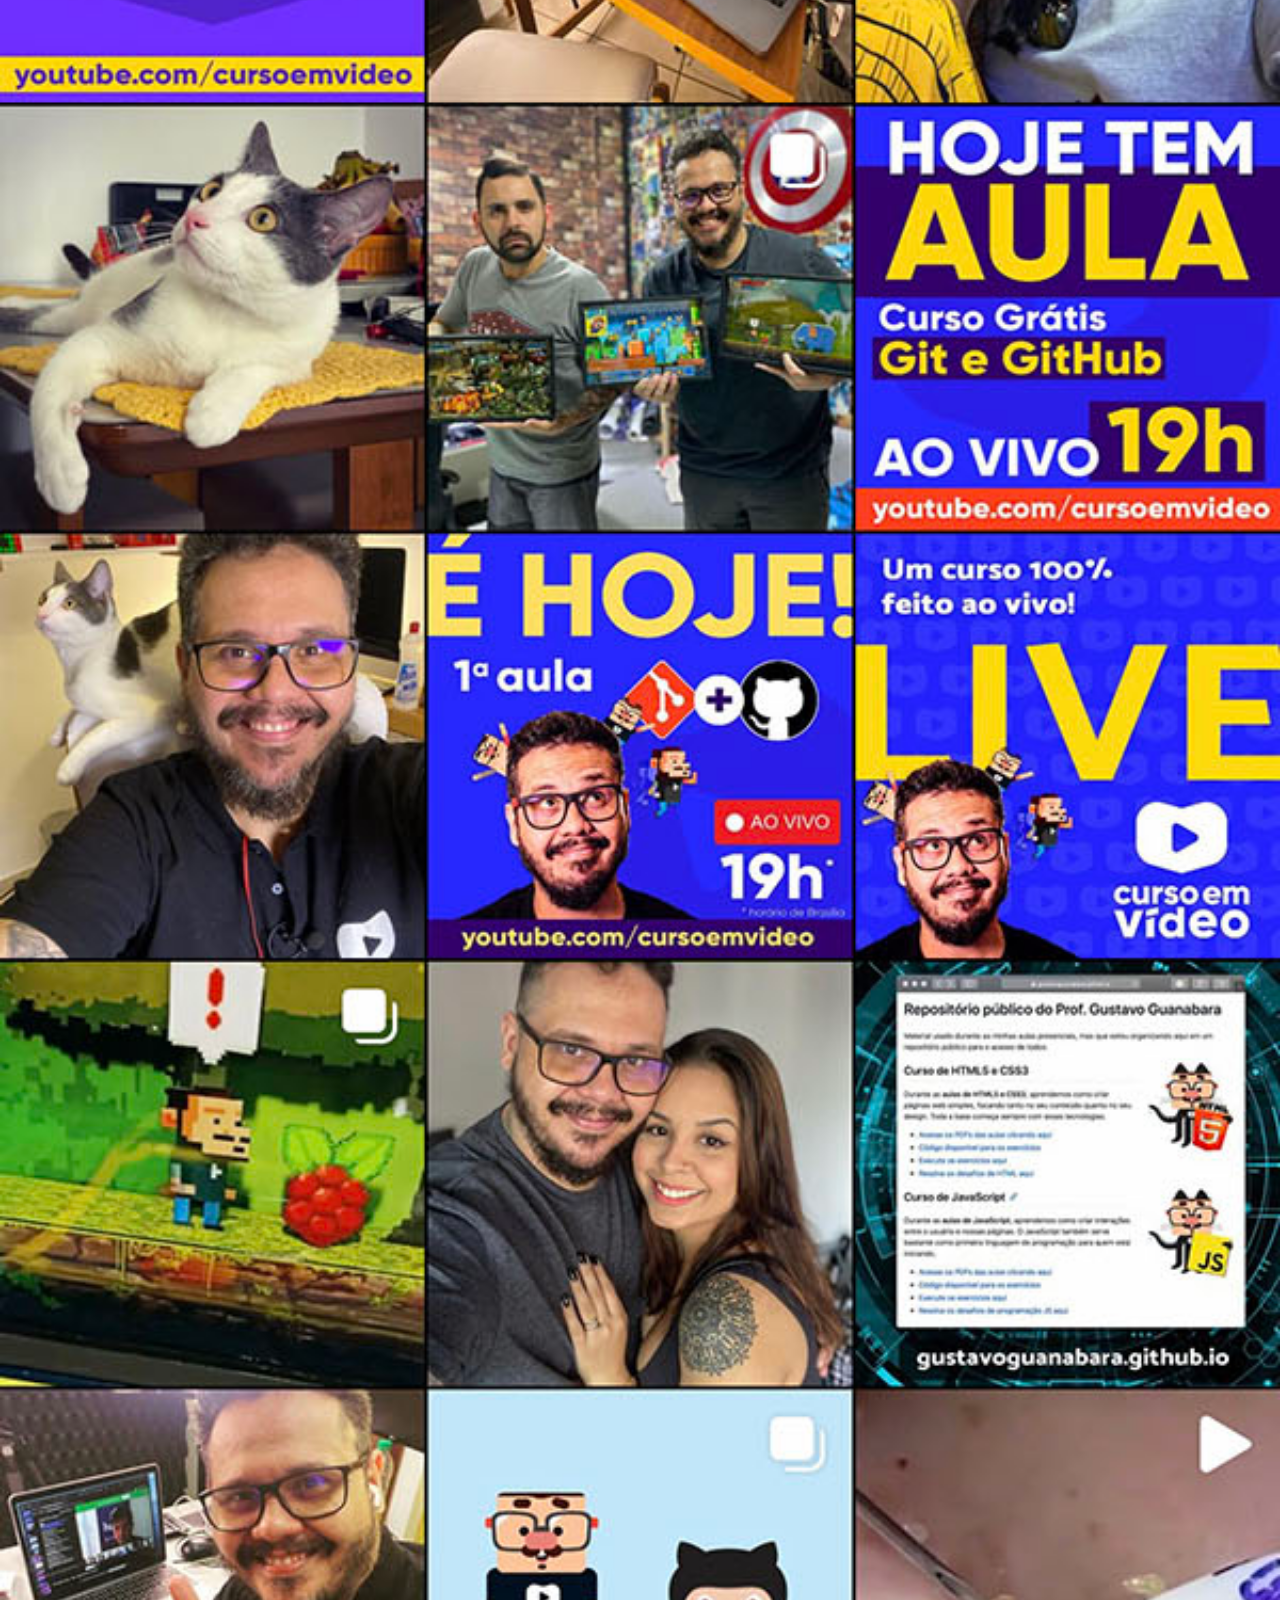
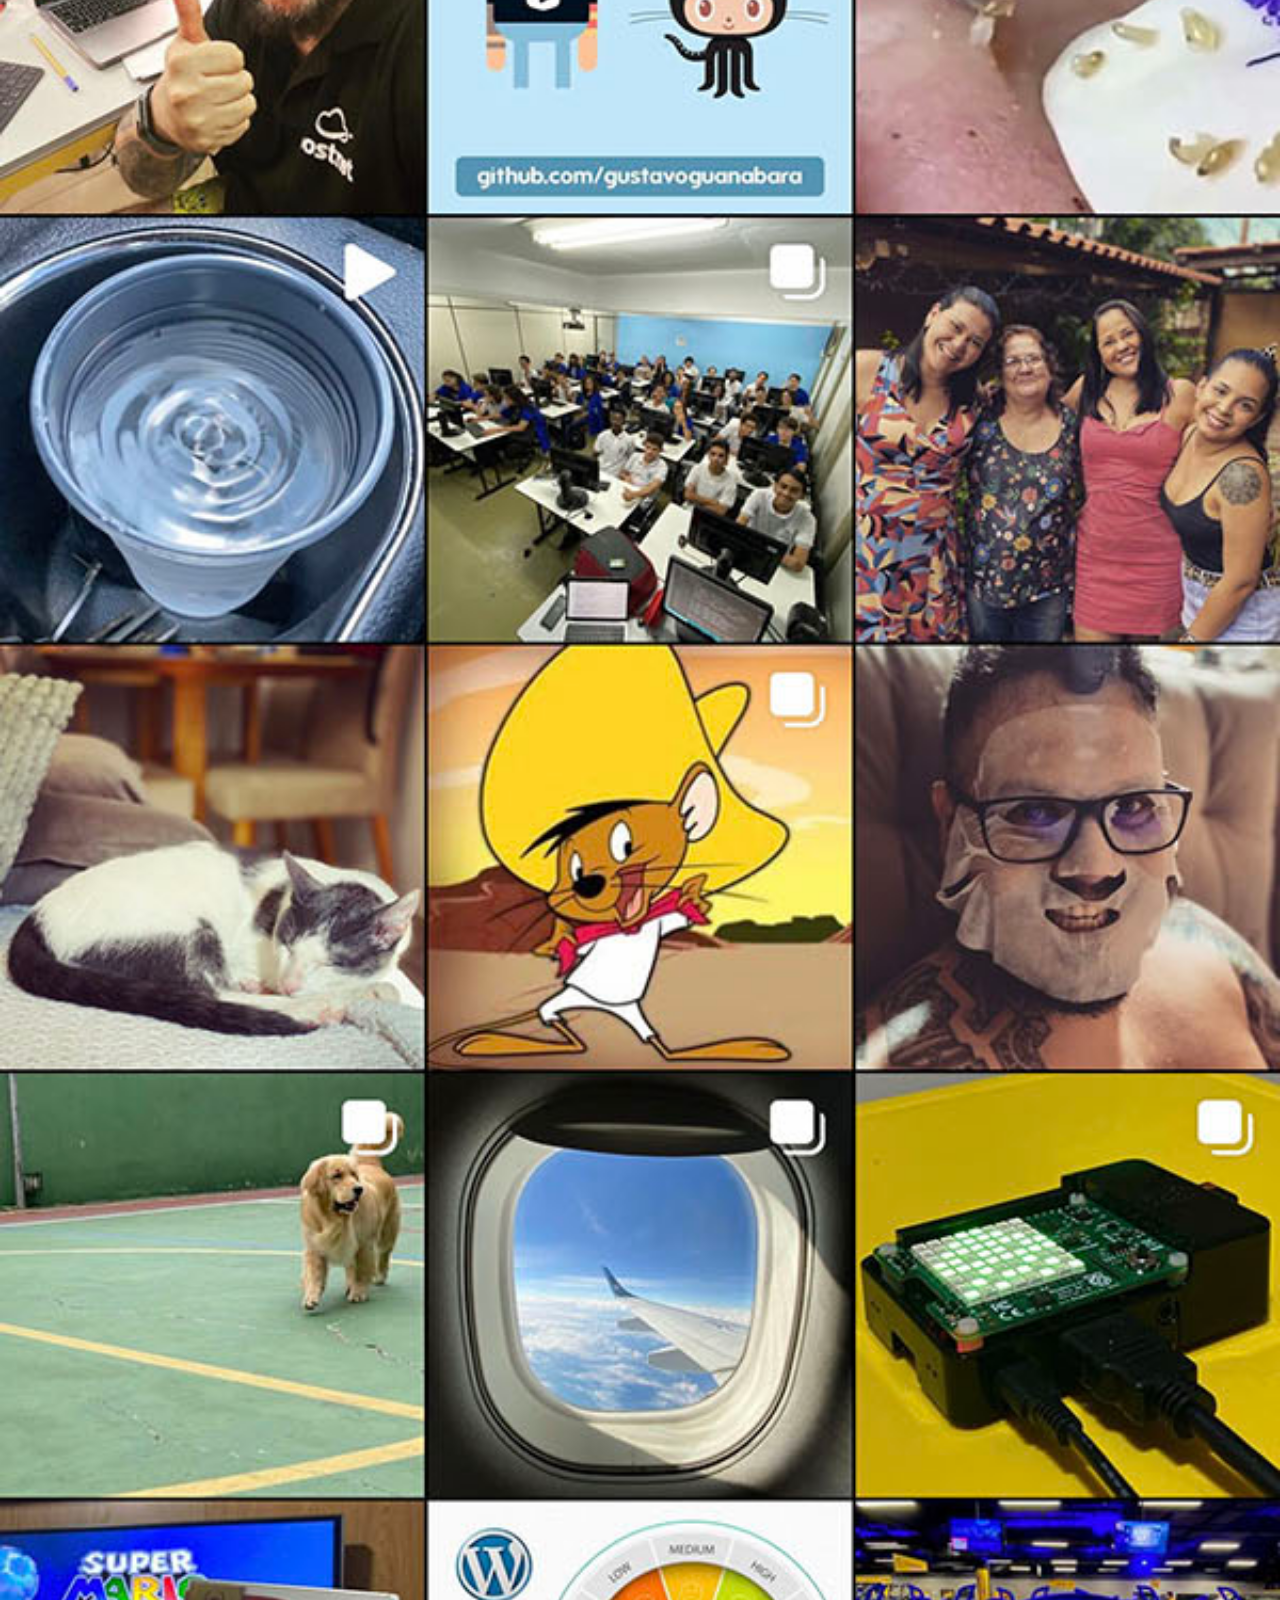
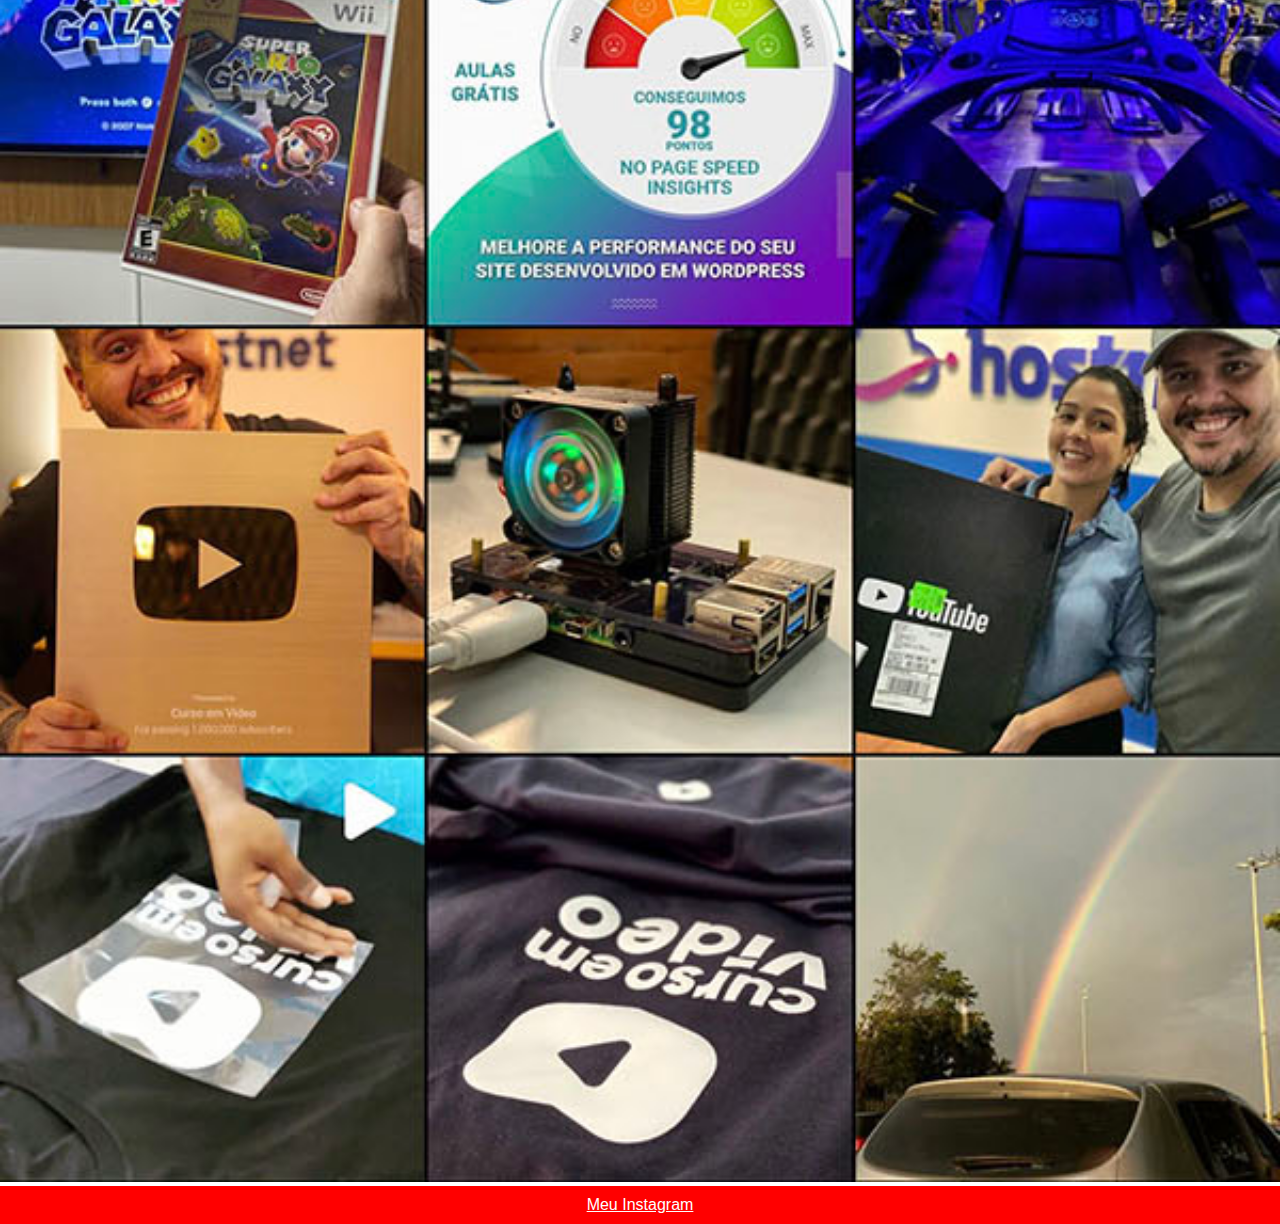
<file: instagram.html>
<!DOCTYPE html>
<html lang="en">
<head>
    <meta charset="UTF-8">
    <meta http-equiv="X-UA-Compatible" content="IE=edge">
    <meta name="viewport" content="width=device-width, initial-scale=1.0">
    <title>instagram</title>
    <link rel="stylesheet" href="social-style.css">
   
</head>
<body>
  

    <img src="imagens/tela-instagram.jpg" alt="">

    <a href="https://www.instagram.com/gustavoguanabara/" target="_blank">Meu Instagram</a>
</body>
</html>
</file>
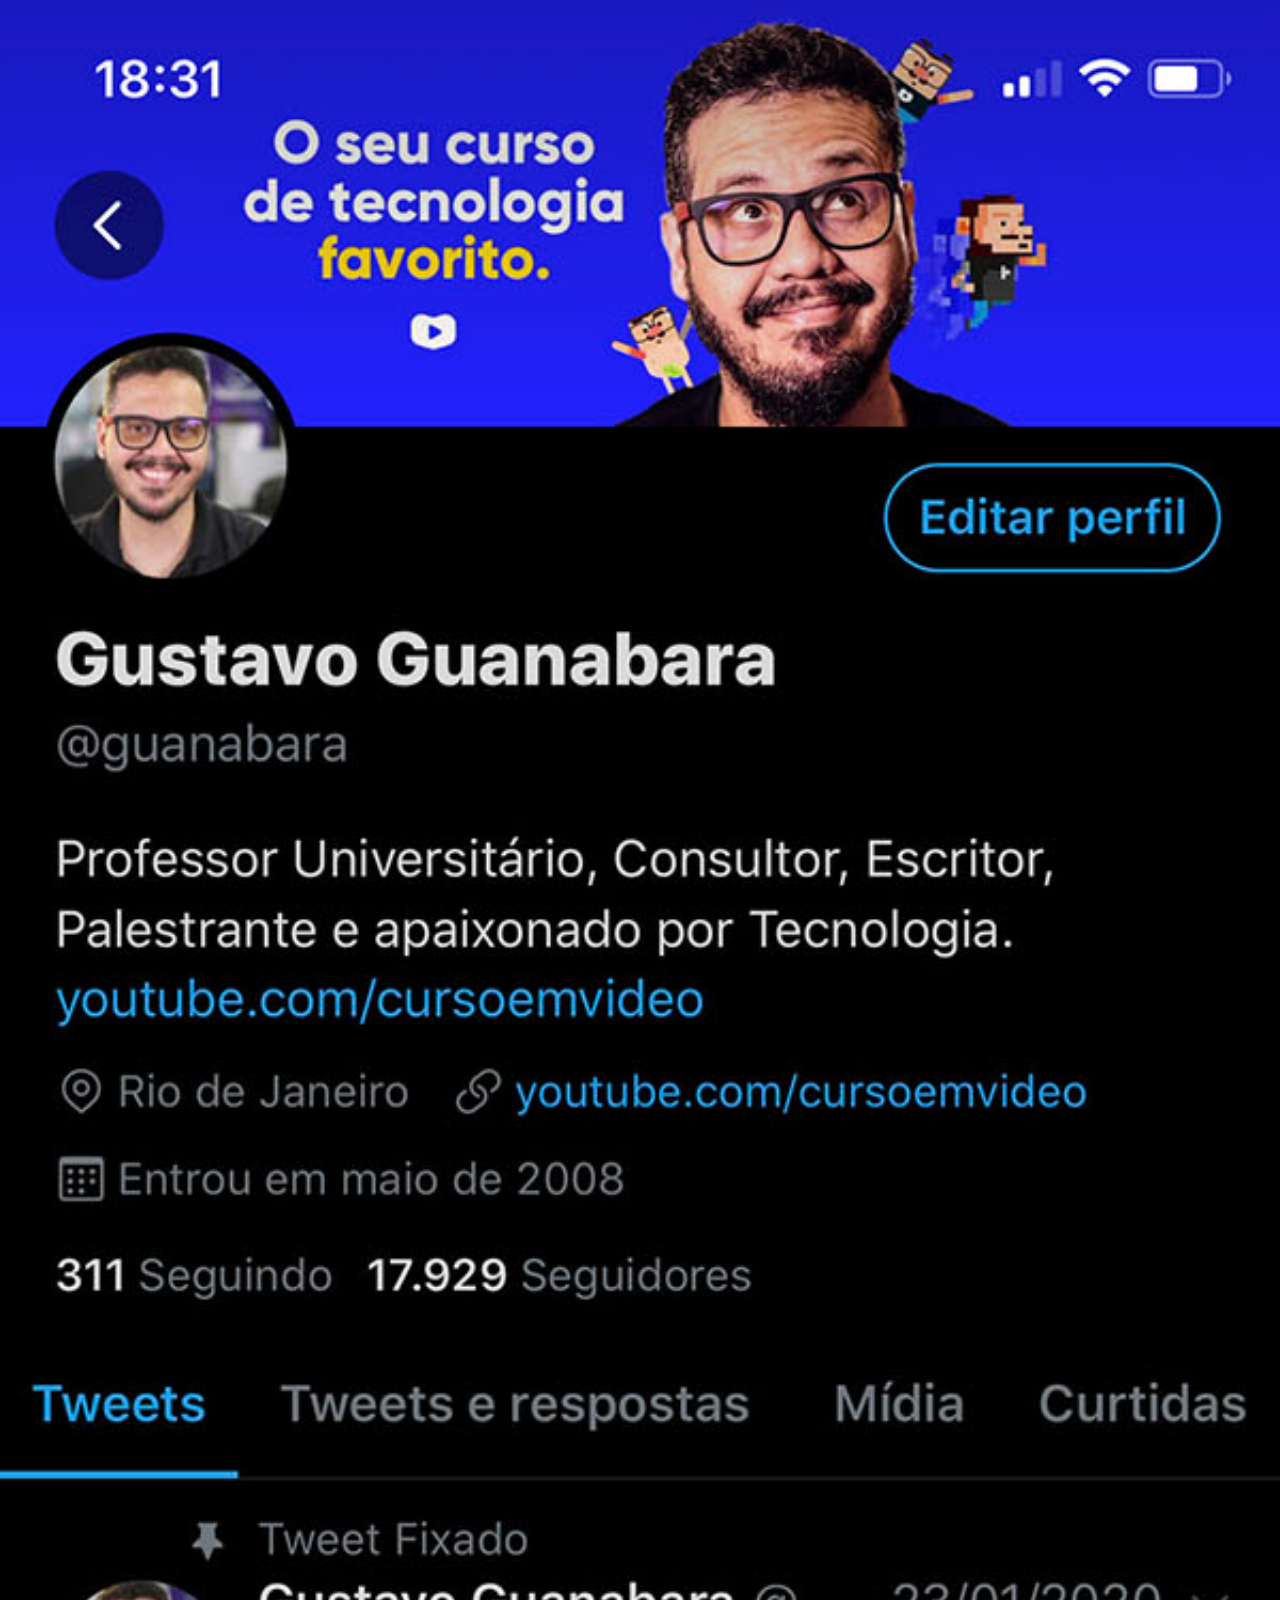
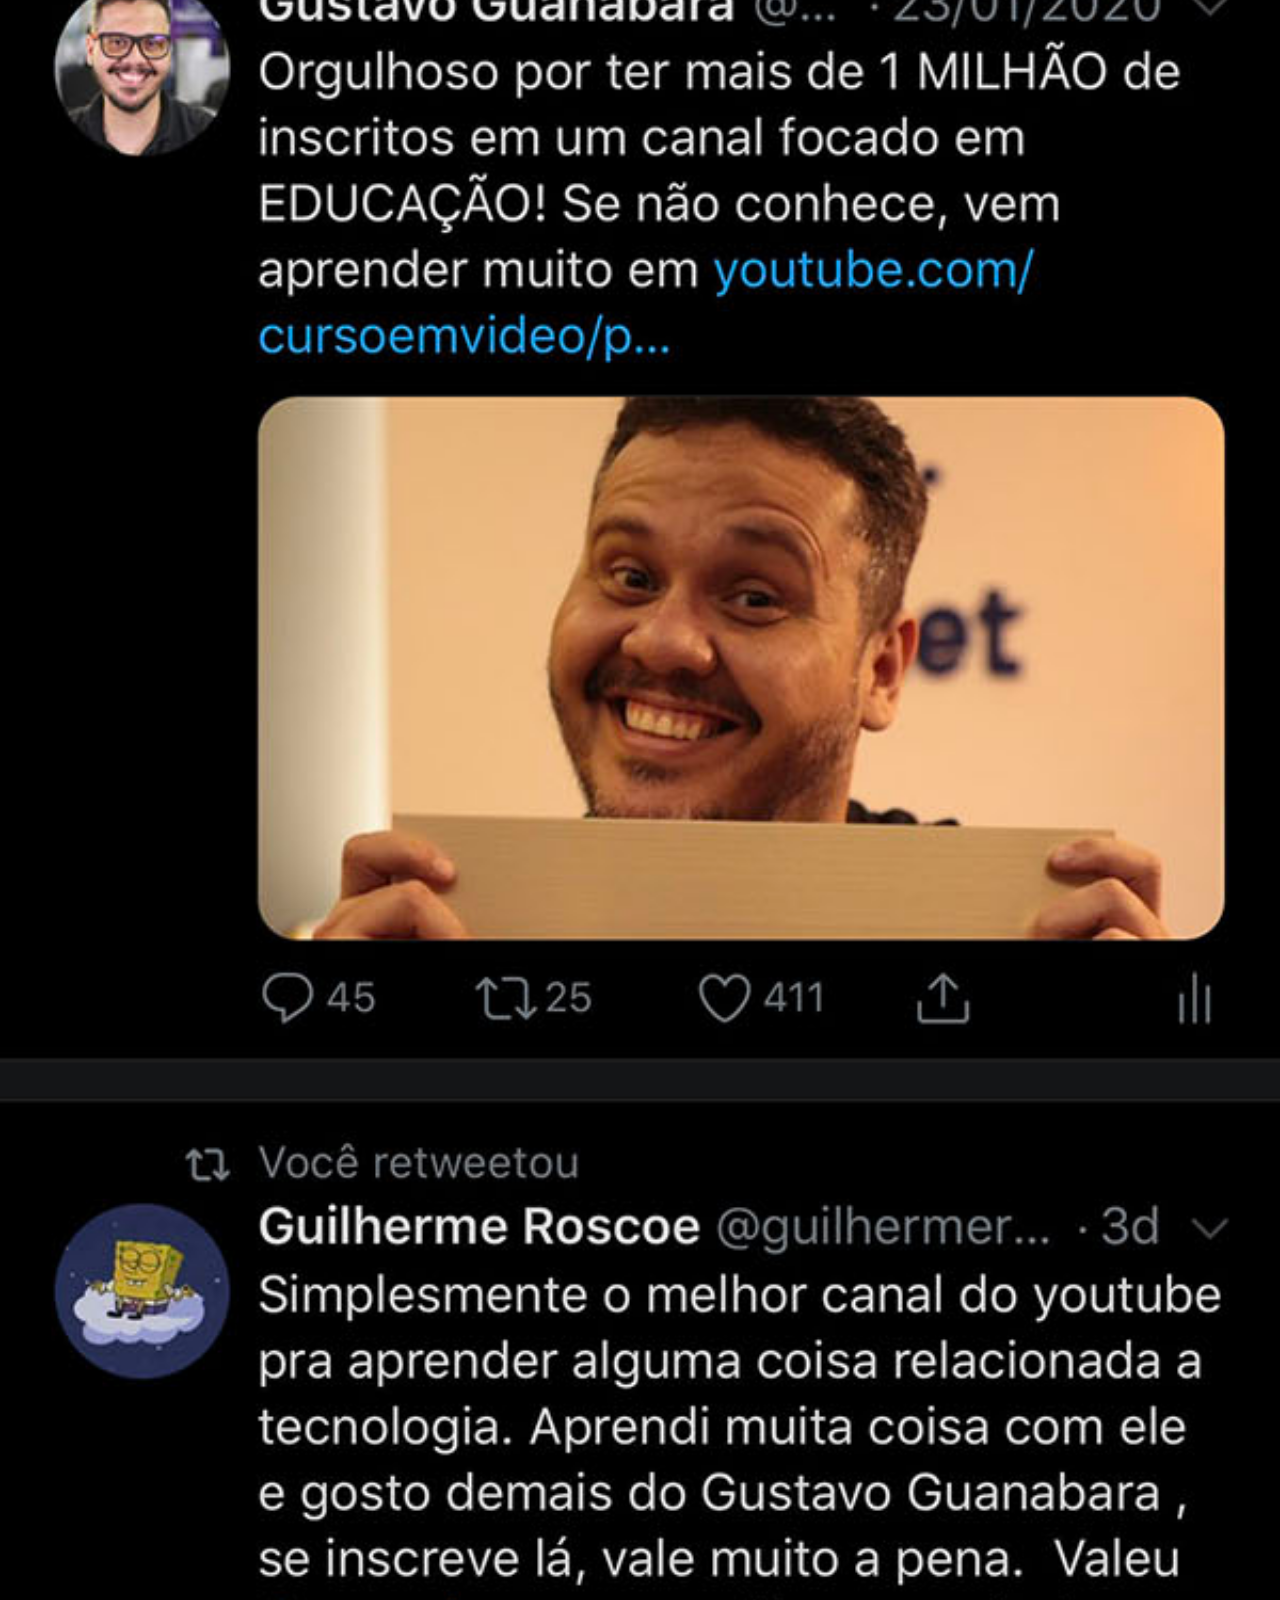
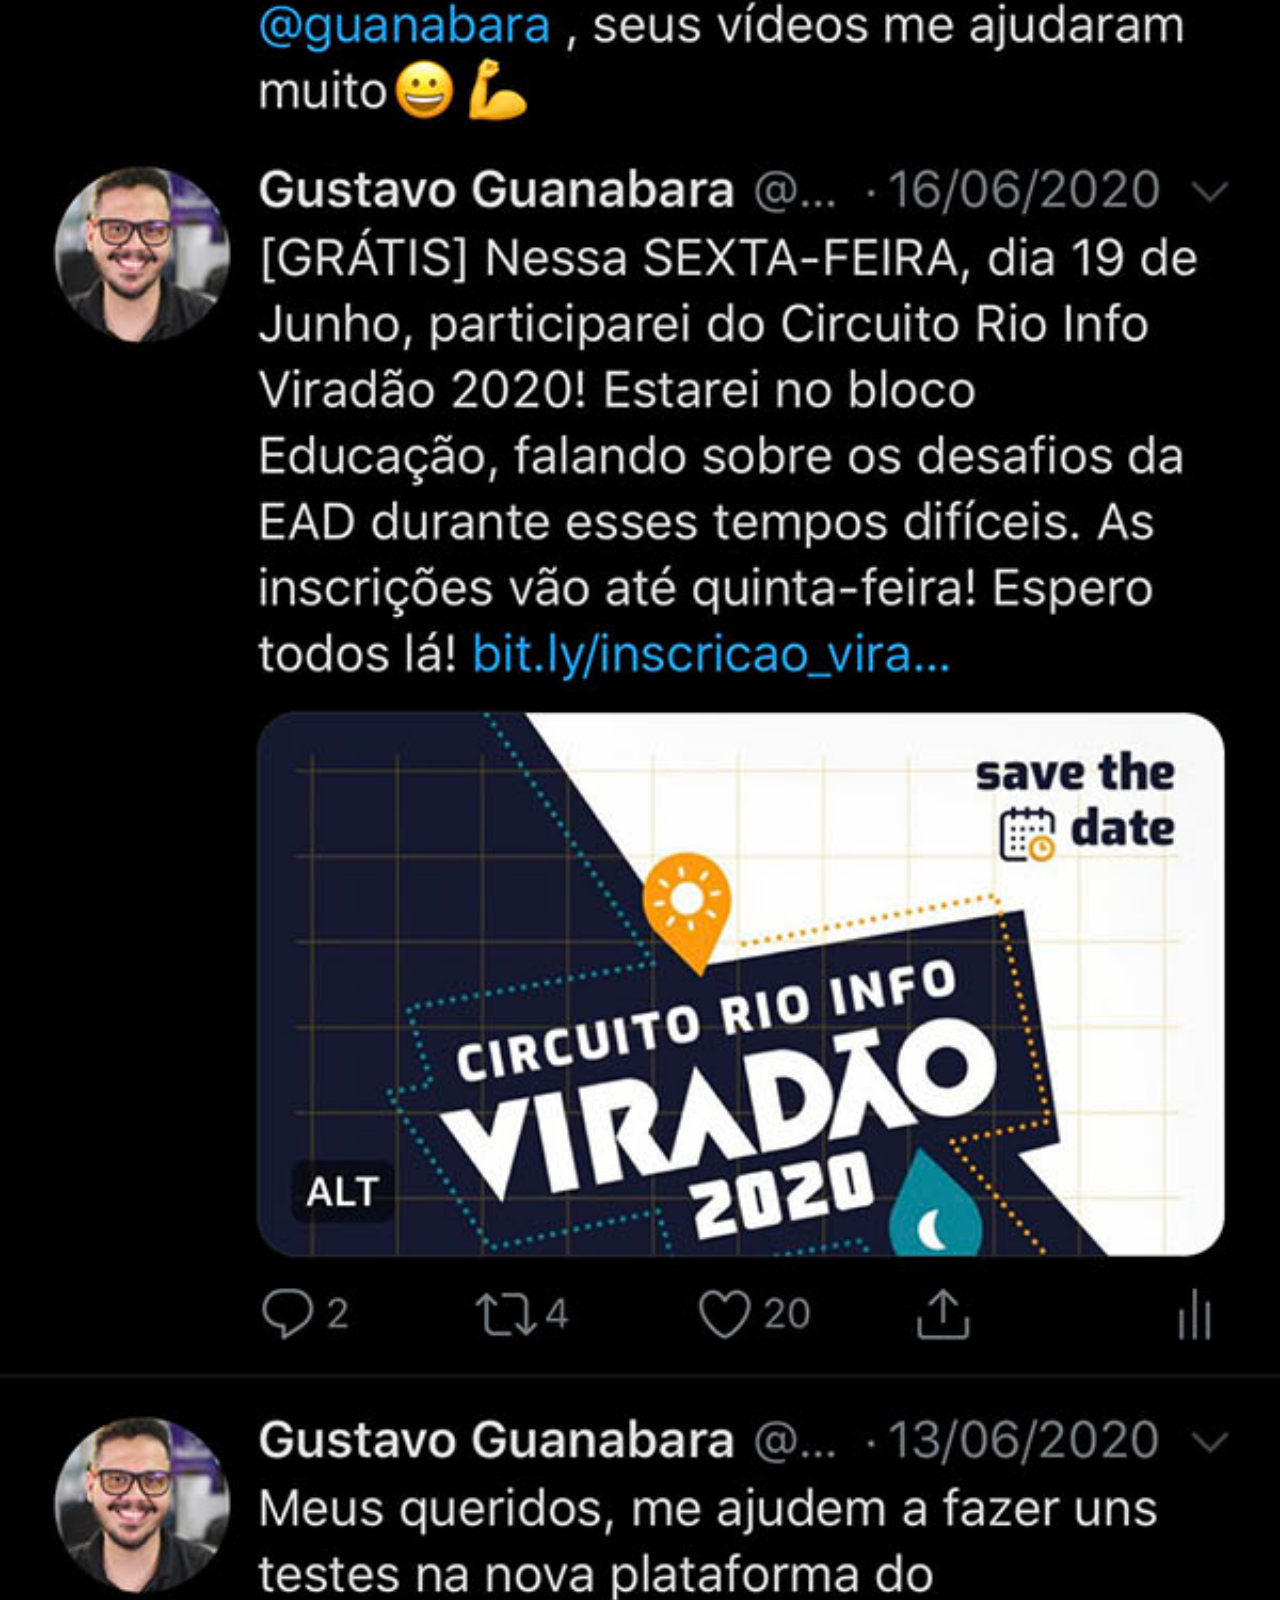
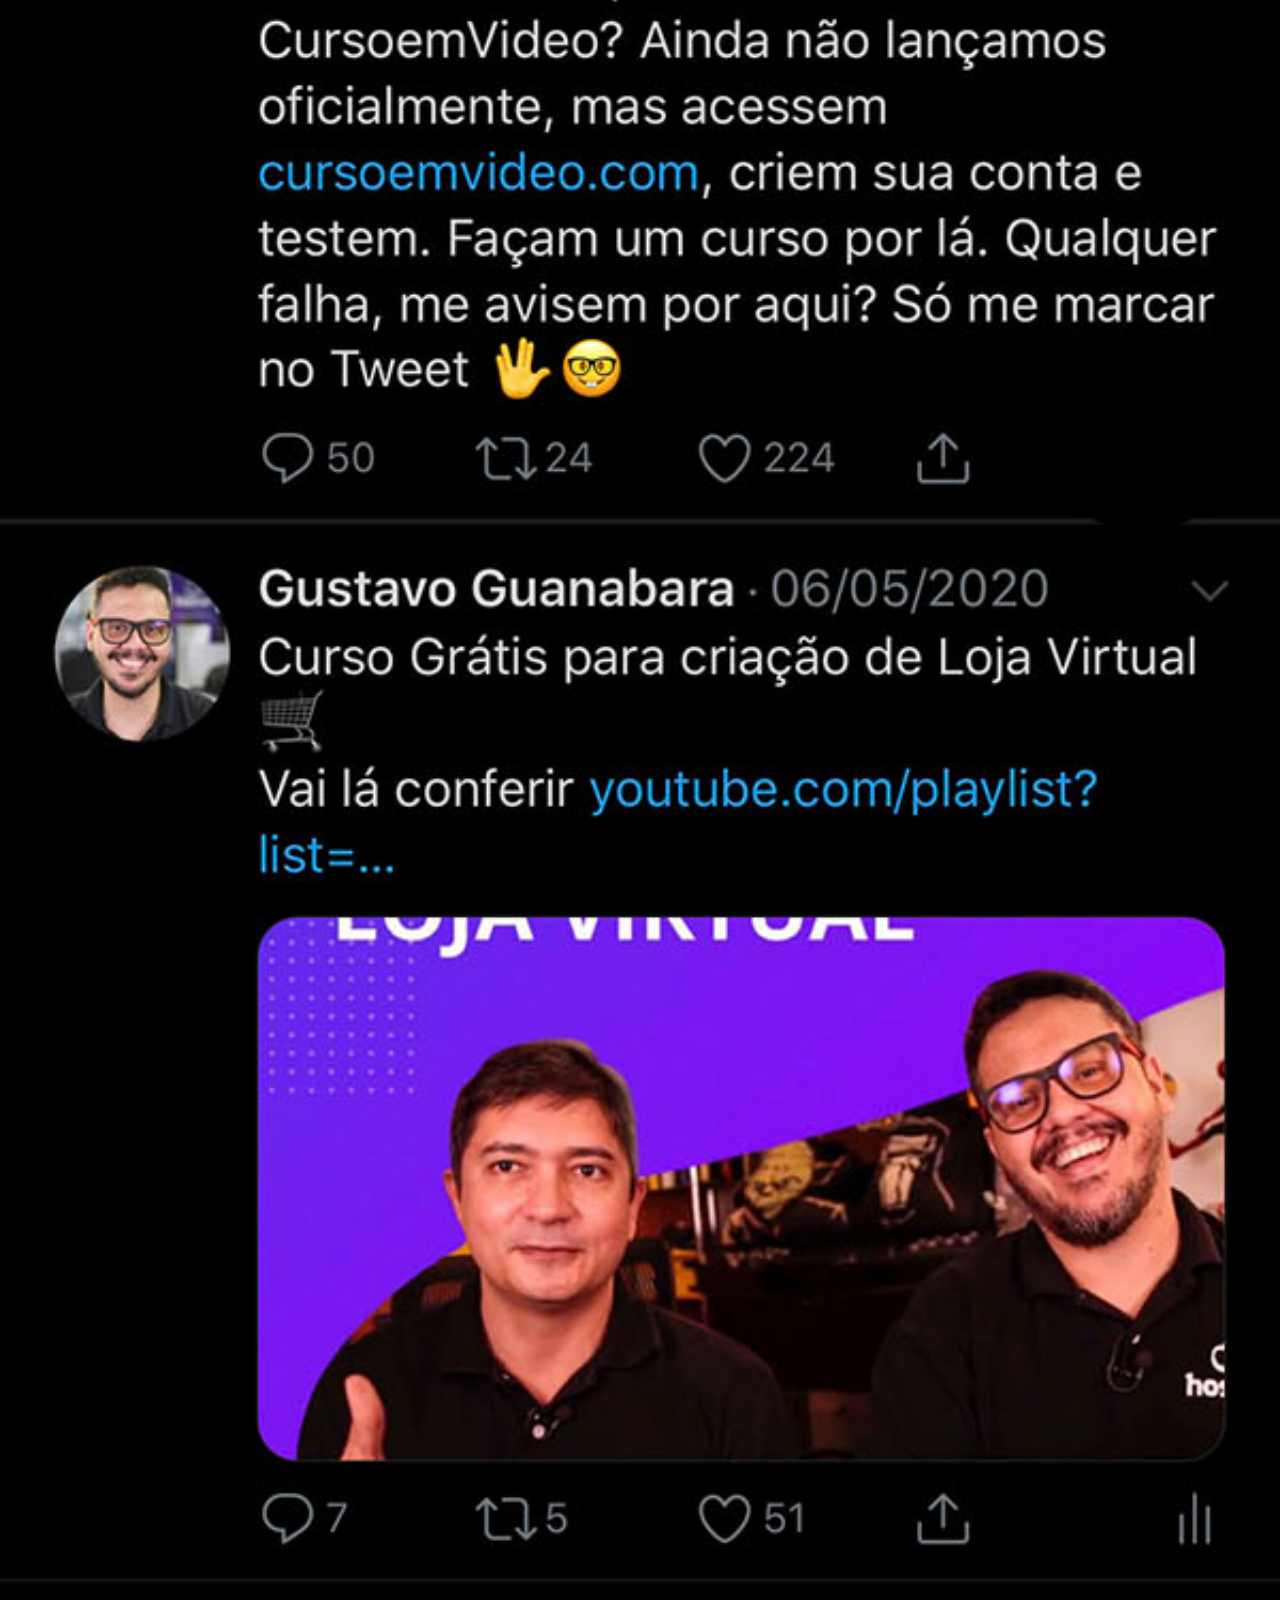
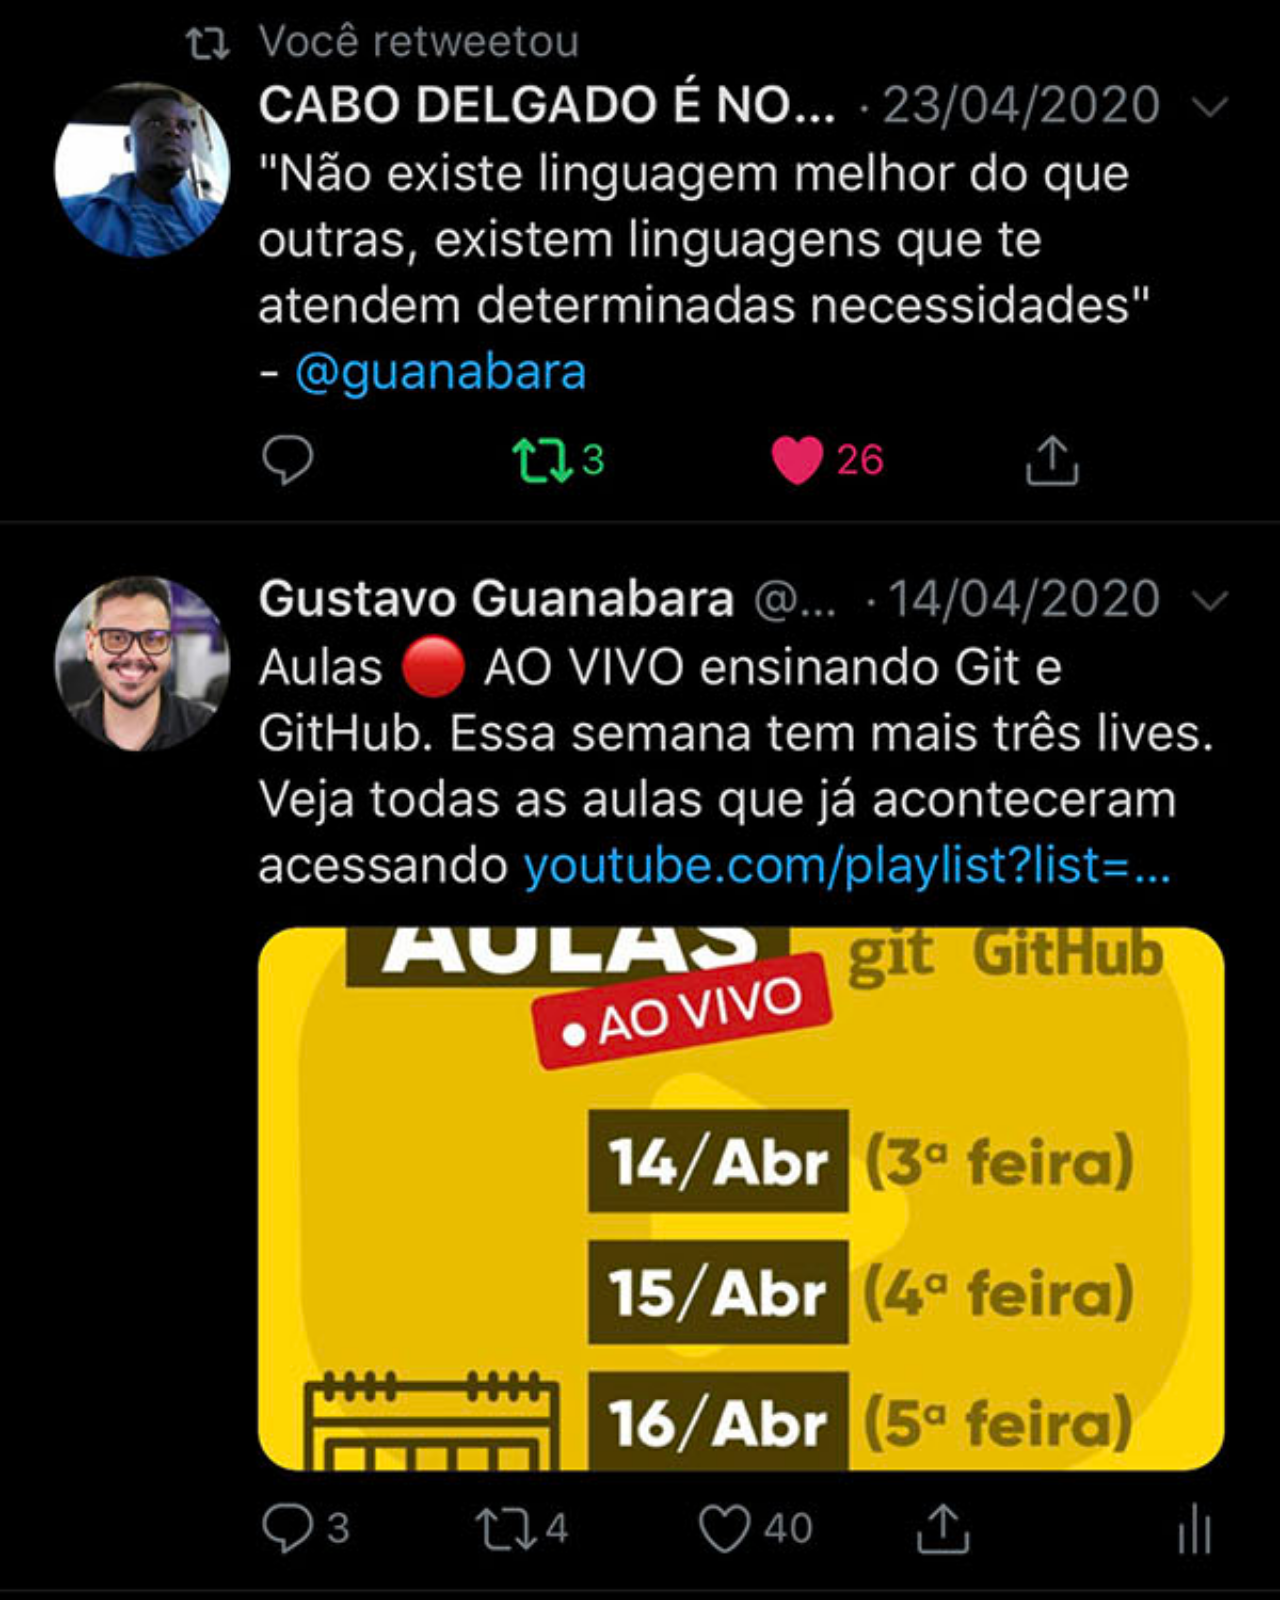
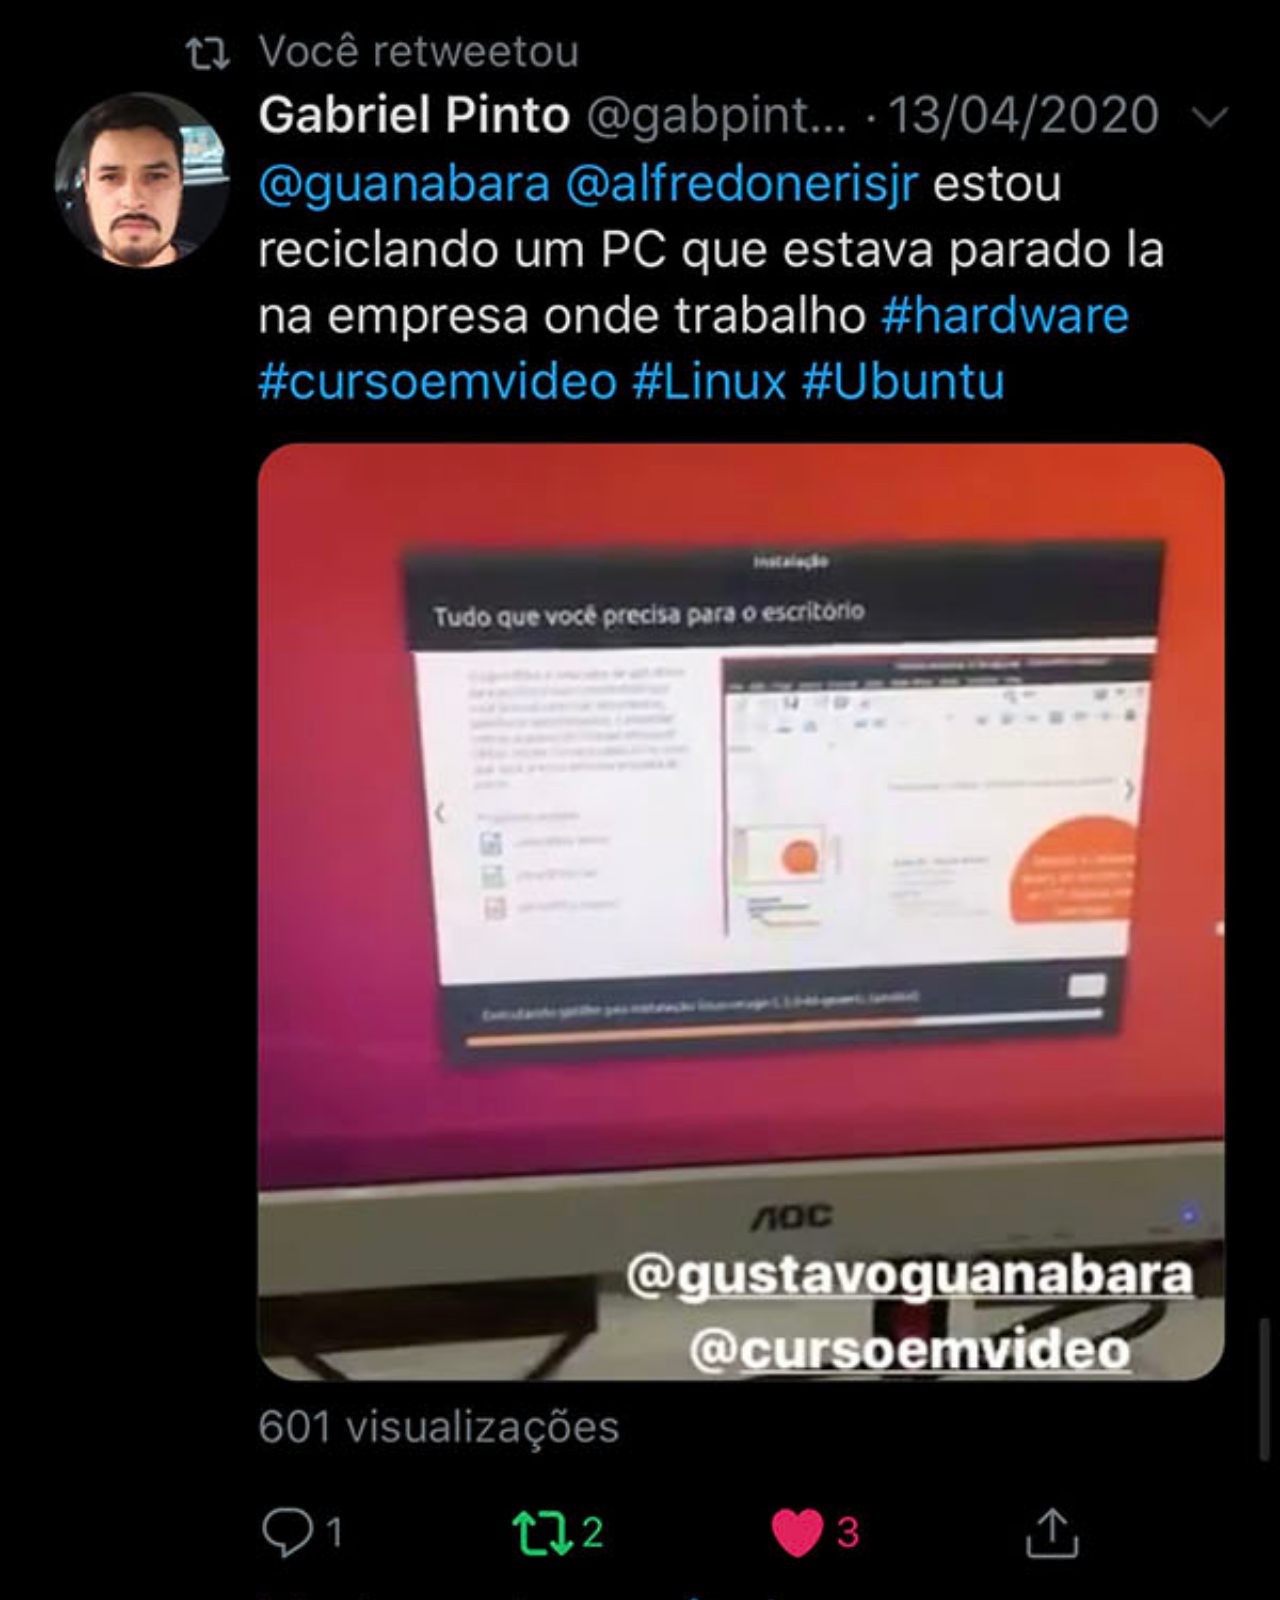
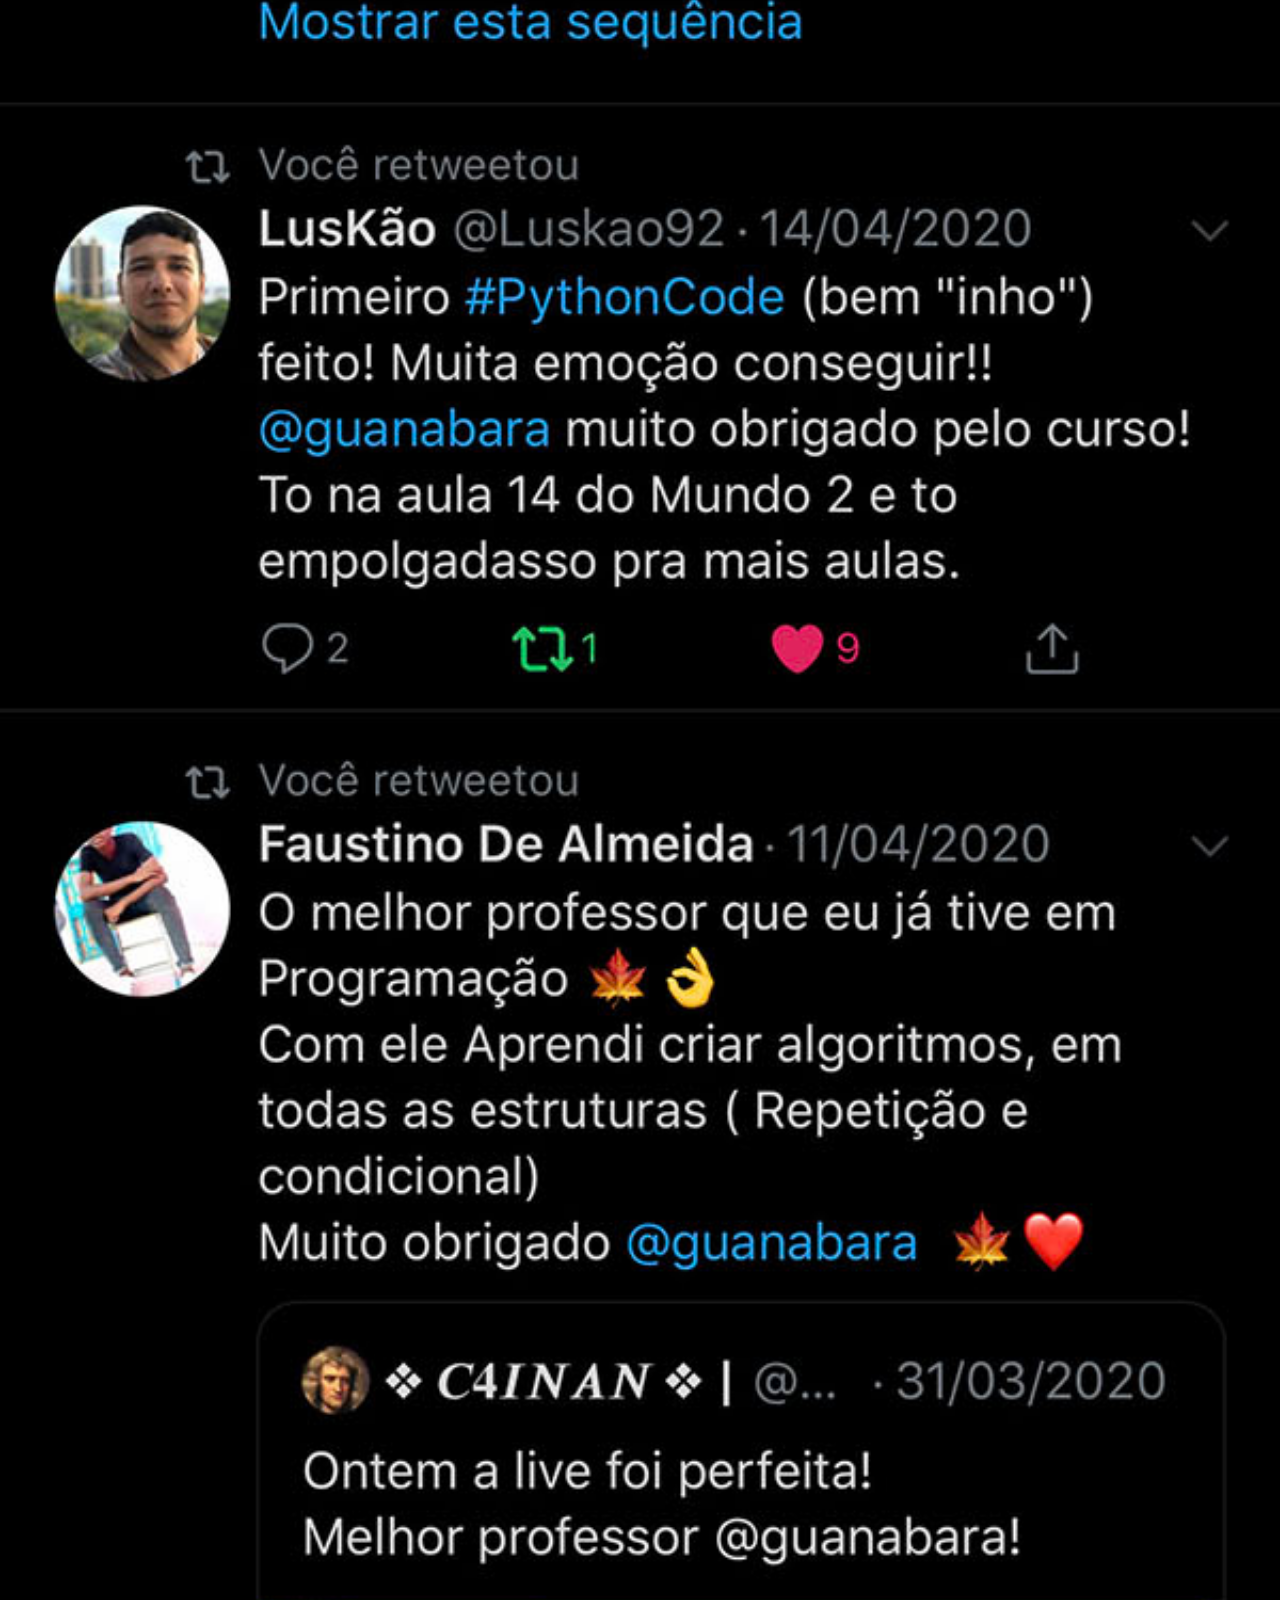
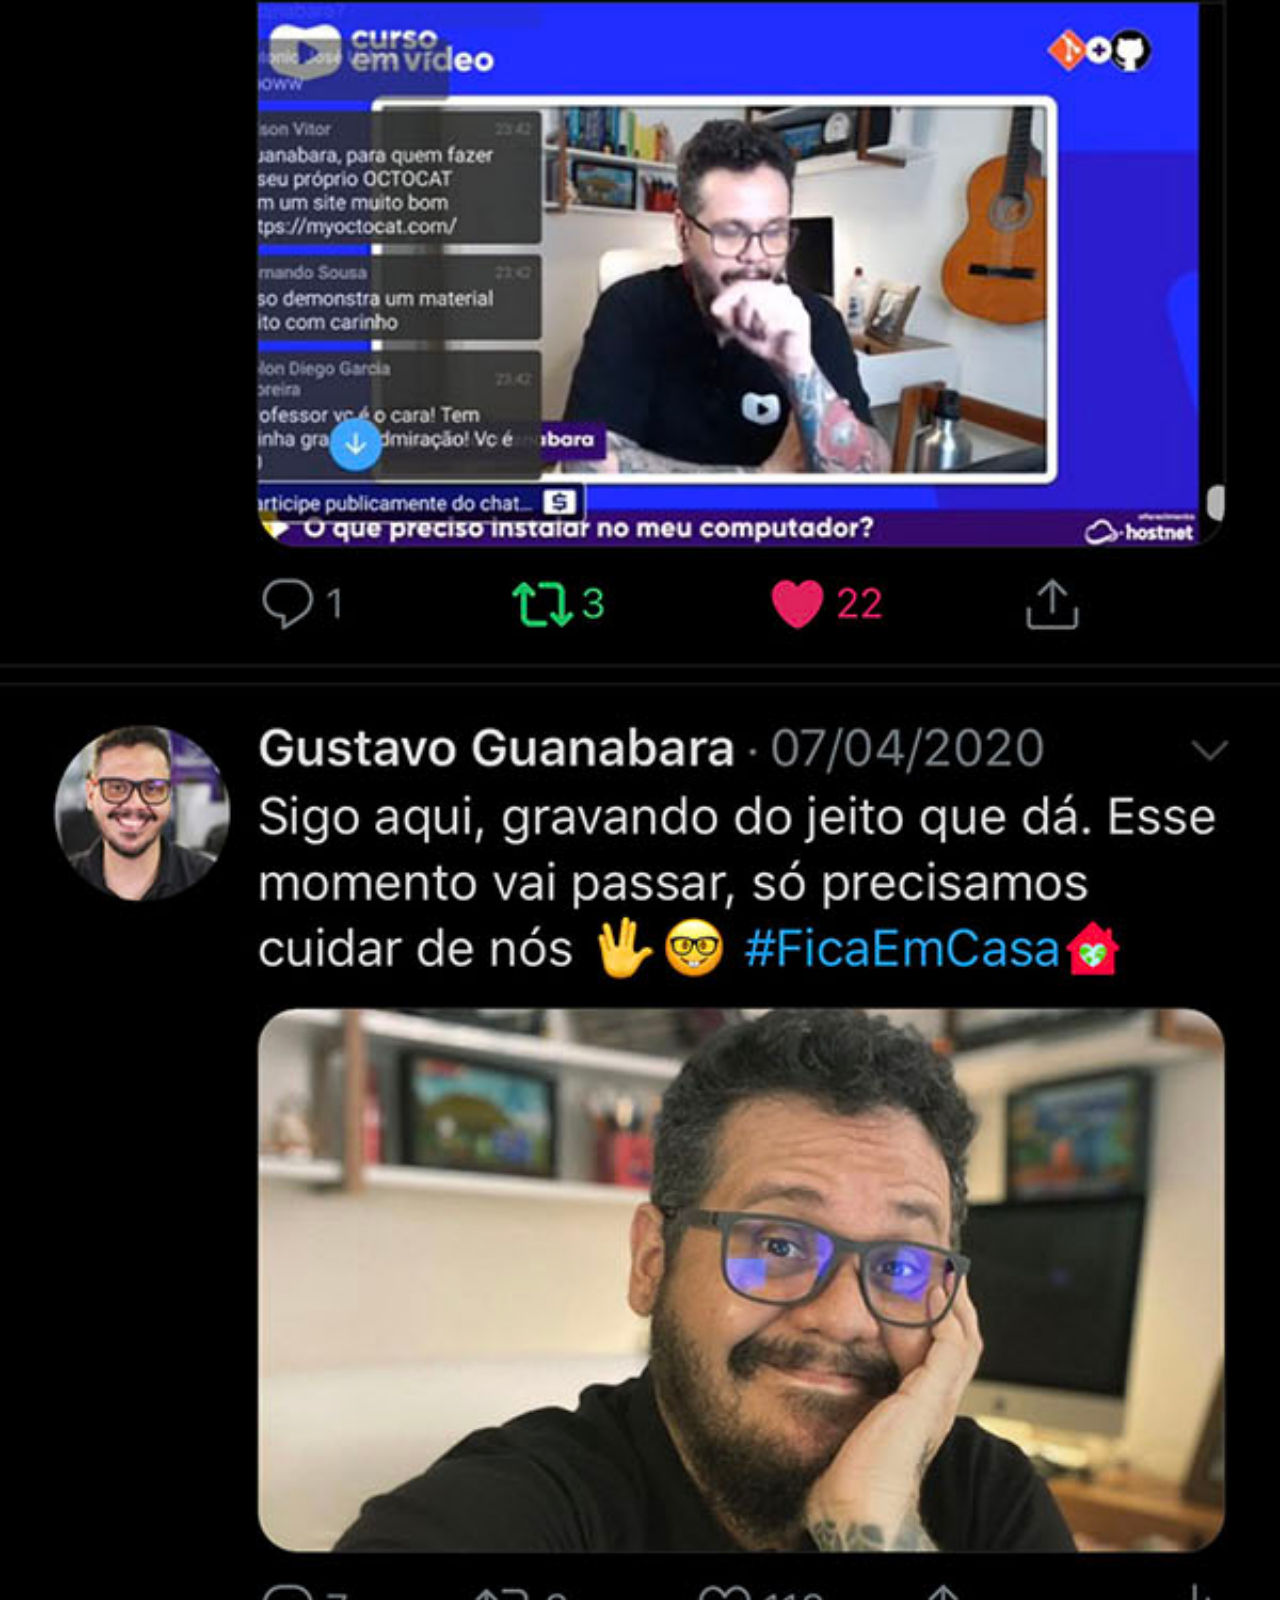
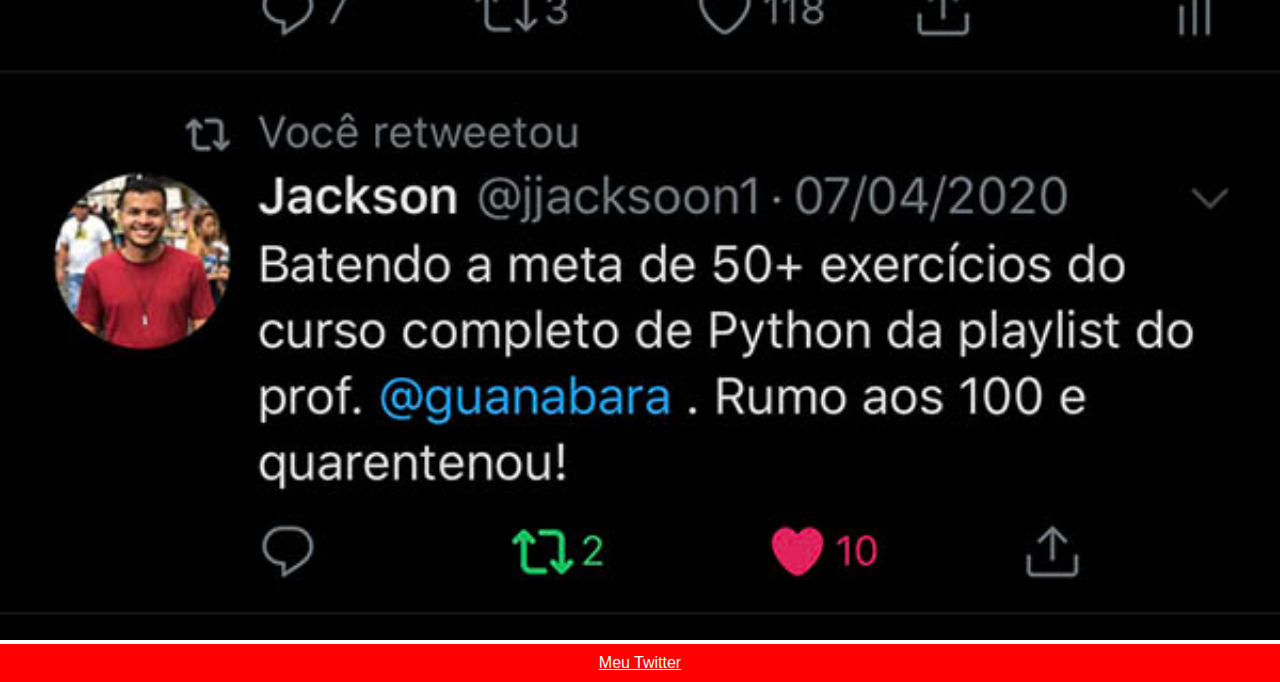
<file: twitter.html>
<!DOCTYPE html>
<html lang="pt-br">
<head>
    <meta charset="UTF-8">
    <meta http-equiv="X-UA-Compatible" content="IE=edge">
    <meta name="viewport" content="width=device-width, initial-scale=1.0">
    <title>instagram</title>
    <link rel="stylesheet" href="social-style.css">
   
</head>
<body>
  

    <img src="imagens/tela-twitter.jpg" alt="">

    <a href="https://twitter.com/guanabara" target="_blank">Meu Twitter</a>
</body>
</html>
</file>
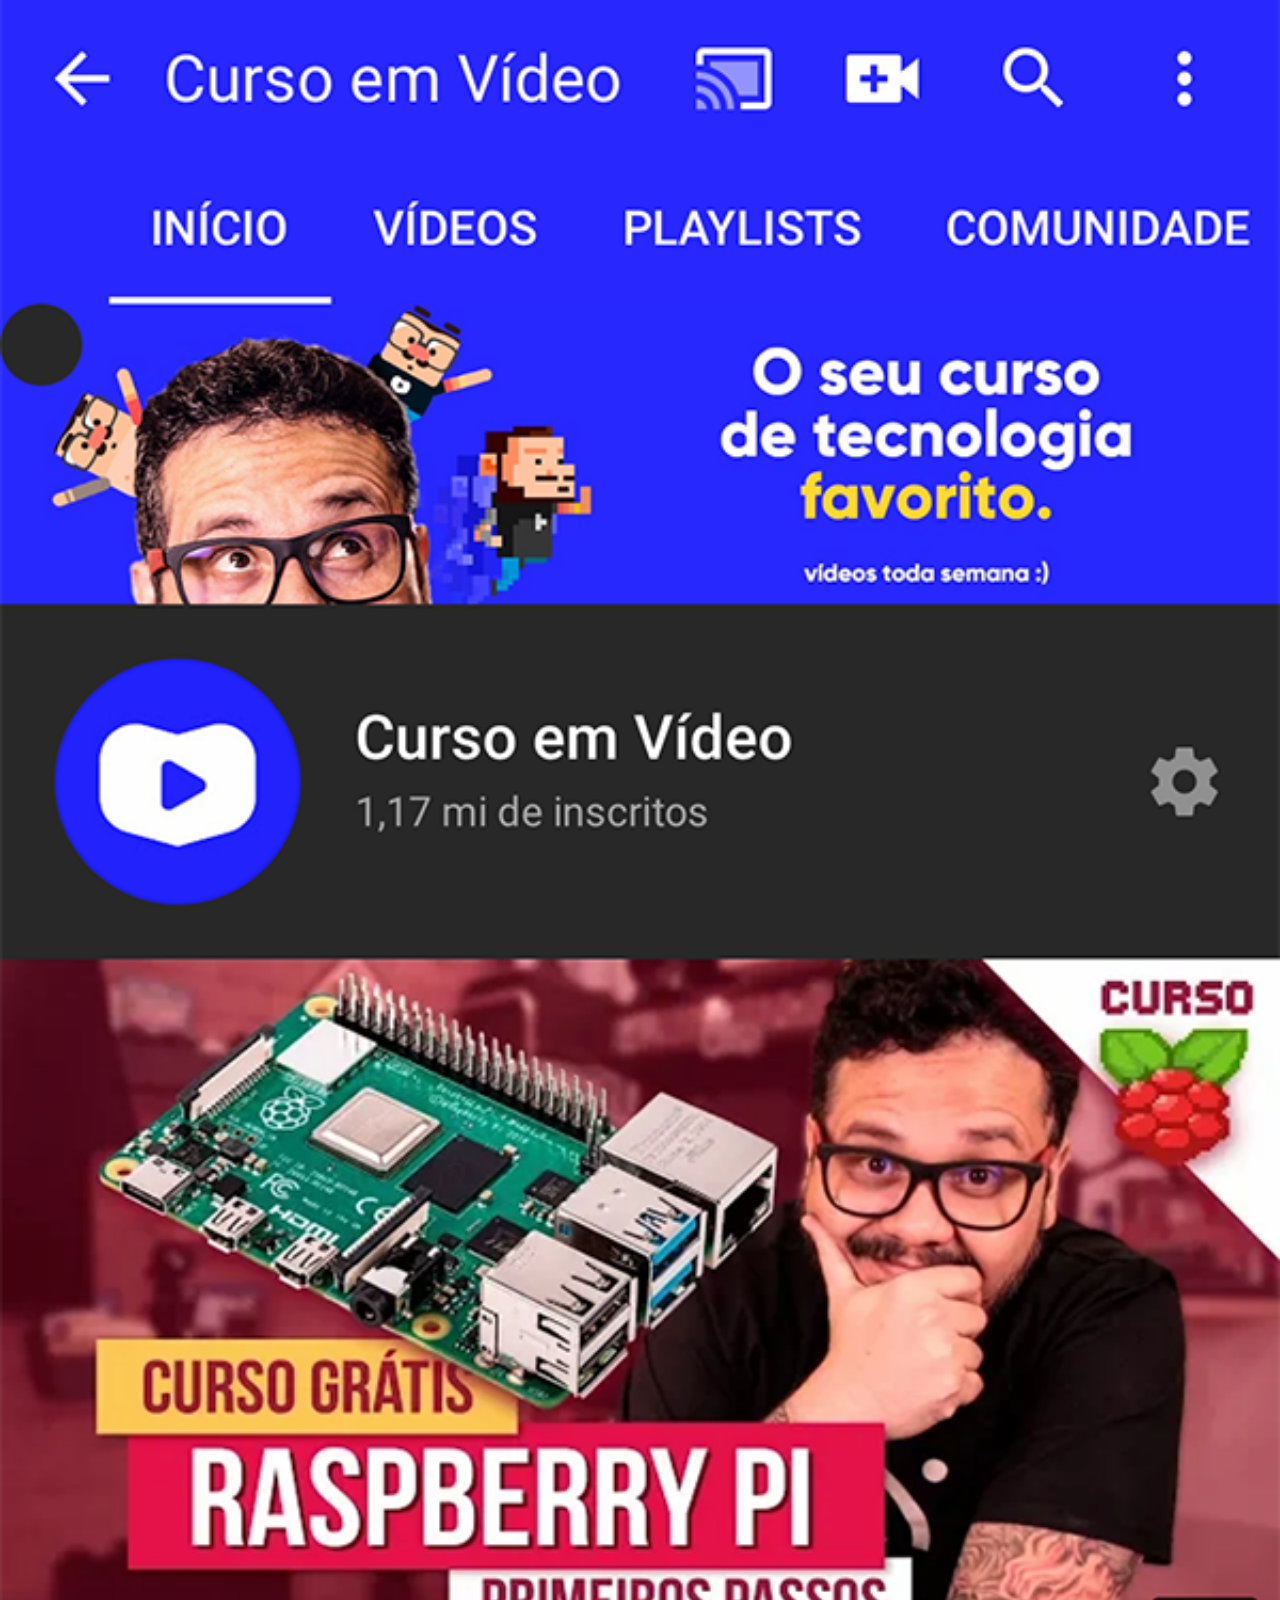
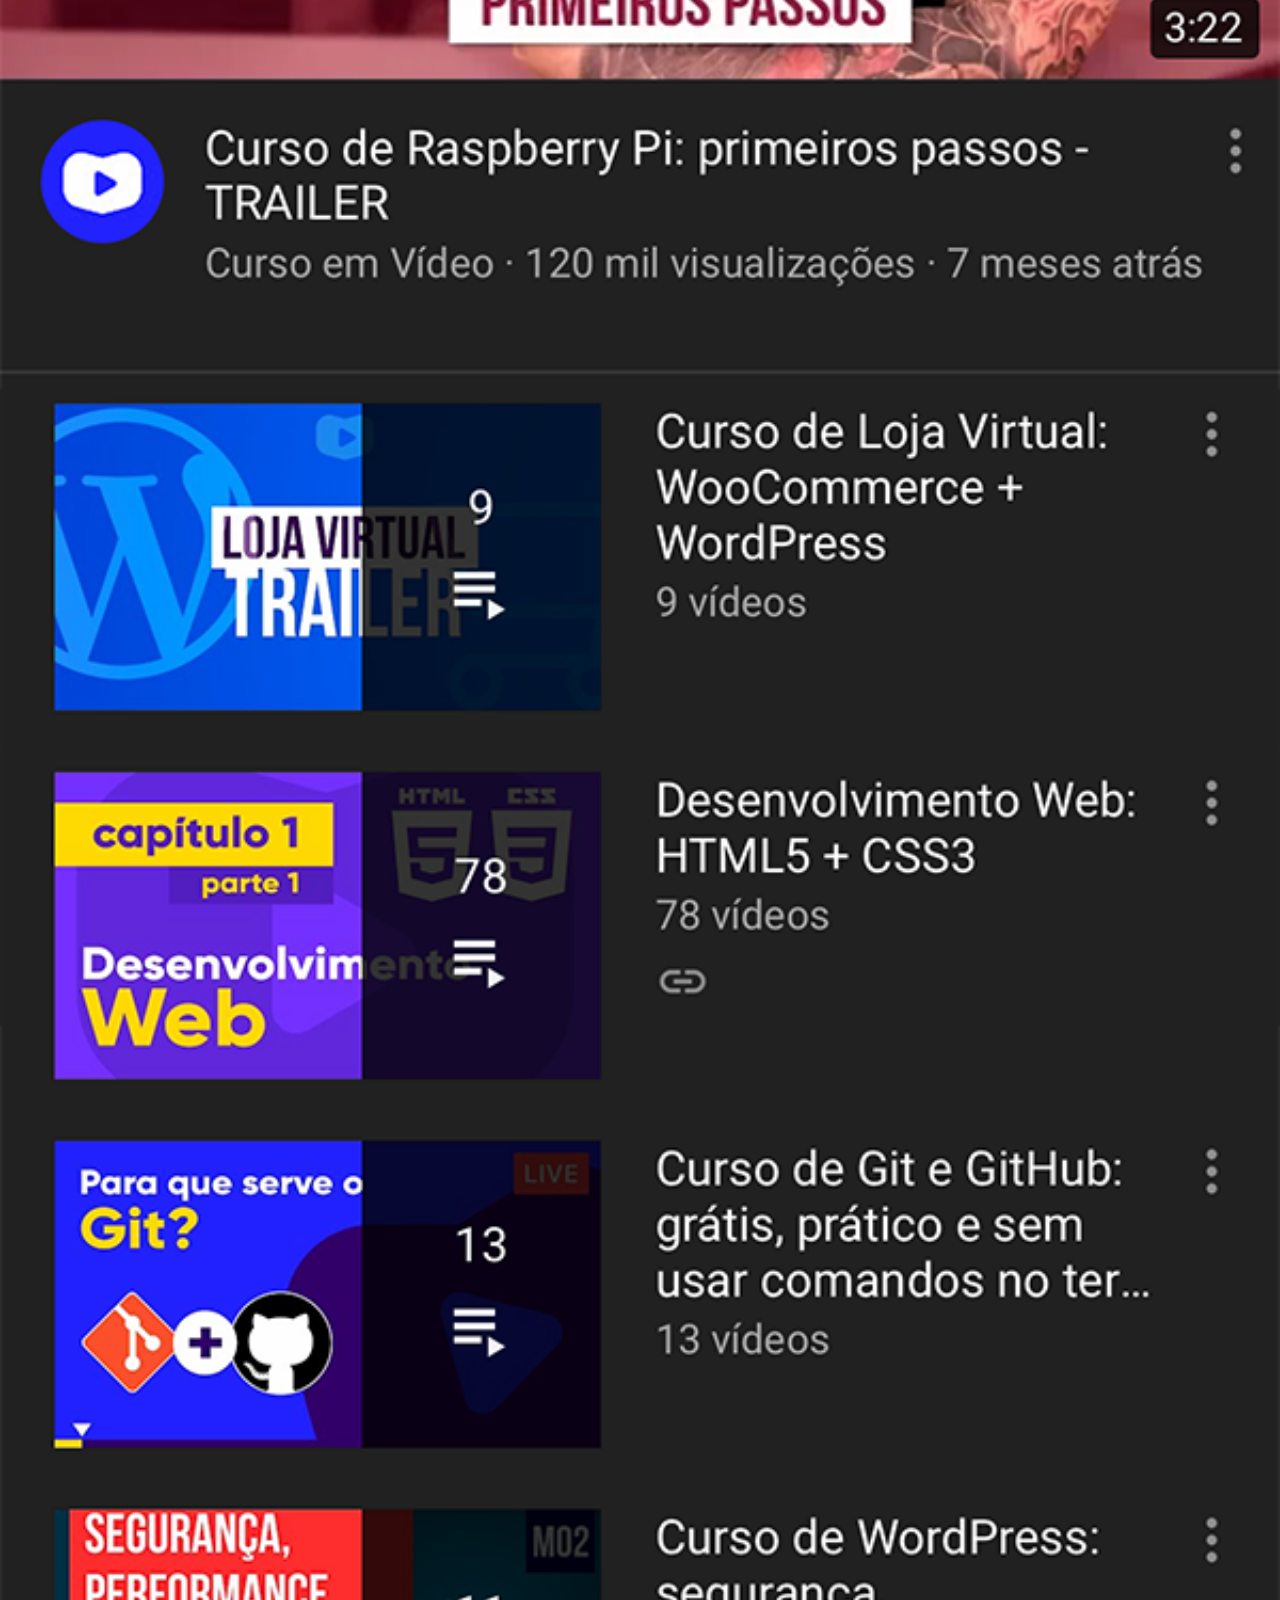
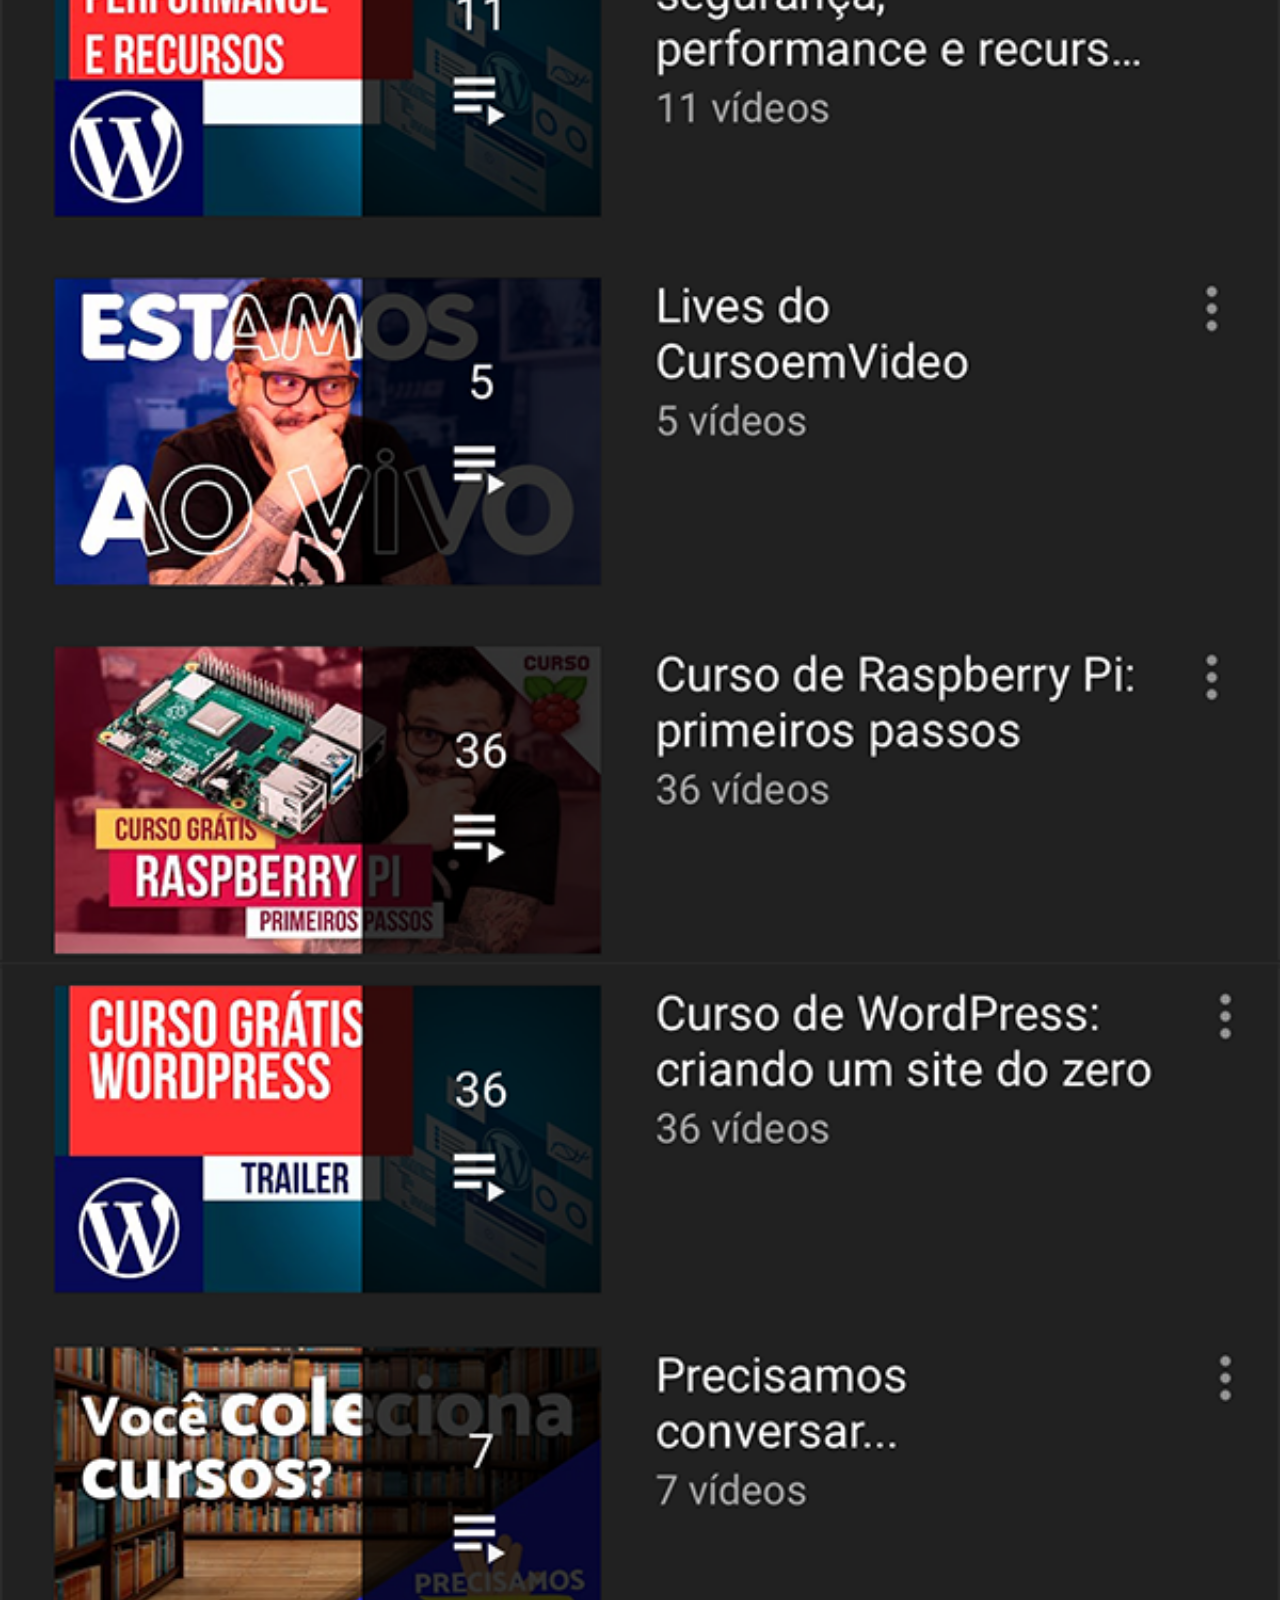
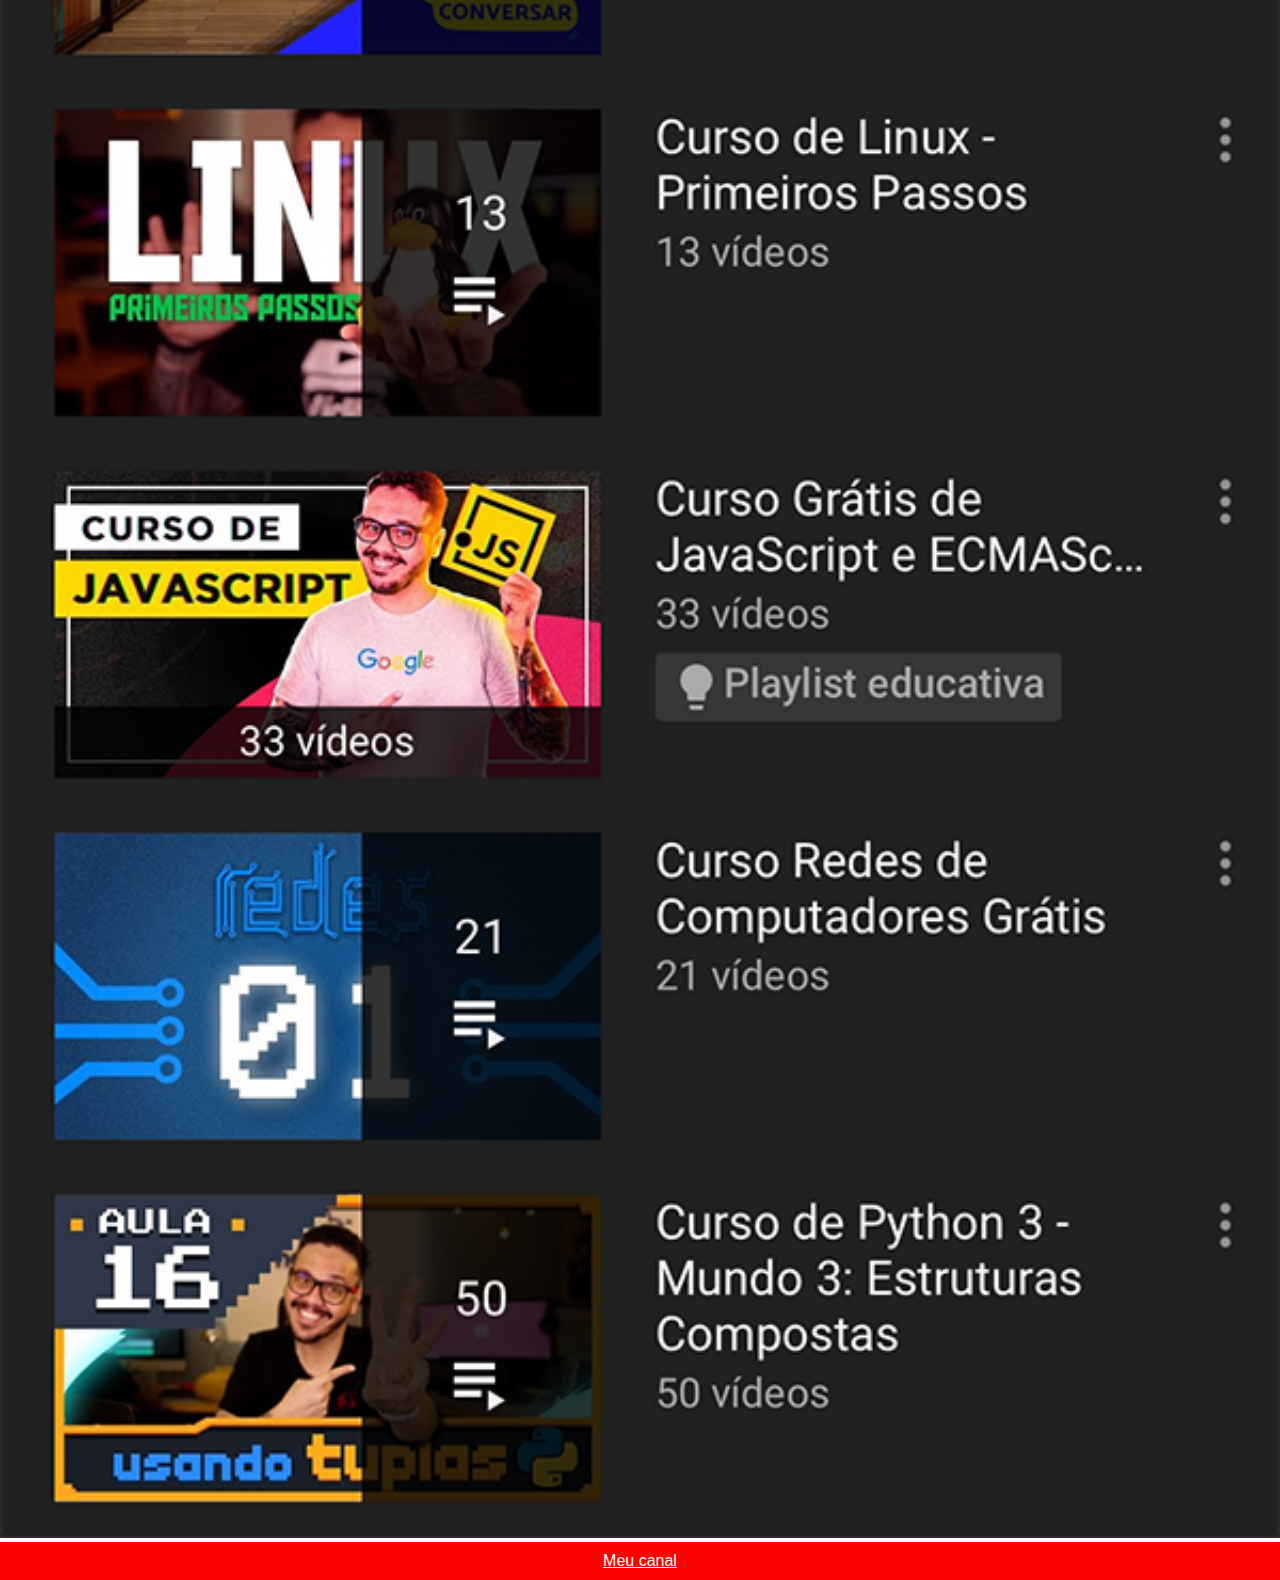
<file: youtube.html>
<!DOCTYPE html>
<html lang="pt-br">
<head>
    <meta charset="UTF-8">
    <meta http-equiv="X-UA-Compatible" content="IE=edge">
    <meta name="viewport" content="width=device-width, initial-scale=1.0">
    <title>youtube</title>
    <link rel="stylesheet" href="social-style.css">
   
</head>
<body>
  

    <img src="imagens/tela-youtube.png" alt="">

    <a href="https://www.youtube.com/c/CursoemV%C3%ADdeo" target="_blank">Meu canal</a>
</body>
</html>
</file>
<file: estilos/style.css>
@charset "UTF-8";

*{
    margin: 0px;
    padding: 0px;
    font-family: Arial, Helvetica, sans-serif;
}


html,bory{
    height: 100vh;
    width: 100vw;
    background-color: black;
}

body{
    background: url(../imagens/fundo-madeira.jpg) no-repeat top center;
    background-size: cover;
    background-attachment: fixed;
    overflow-x: auto;
  
}
main{
    position: relative;
    height: 100vh;
    
}

section#telefone{
    position: absolute;
    top: 50%; 
    left: 50%;
    transform: translate(-50%, -50%);
    height: 627px;
    width: 311px;
    background: url(../imagens/frame-iphone.png) no-repeat; 
}

iframe#tela{
    position: relative;
    top: 79px;
    left: 21px;
    width: 269px;
    height: 475px;
}

section#redes{
    text-align: right;
}

section#redes img{
    width: 50px;
    height: 50px;
    margin: 10px;
    border-radius: 50%;
    box-shadow: 2px 2px 5px rgba(0, 0, 0, 0.411);
    box-sizing: border-box;
}

section#redes img:hover{
    border: 2px solid rgba(255, 255, 255, 0.651);
    box-shadow: 5px 5px 10px black;
    transform: translate(-5px, -5px);
    transition: transform 0.5s;
}
</file>
<file: social-style.css>
@charset "UTF-8";


*{
    margin: 0px;
    padding: 0px;
   
    font-family: Arial, Helvetica, sans-serif
}

img{
    width: 100vw;
  
    padding: 0px;
}

::-webkit-scrollbar{
    width: 0px;
    height: 0px;
}

a{
    background-color: red; color: white;
    padding: 10px;
    text-align: center;
    display: block;
    margin: 0px;
   
}

a:hover{
    background-color: rgb(117, 43, 43);
}
</file>
